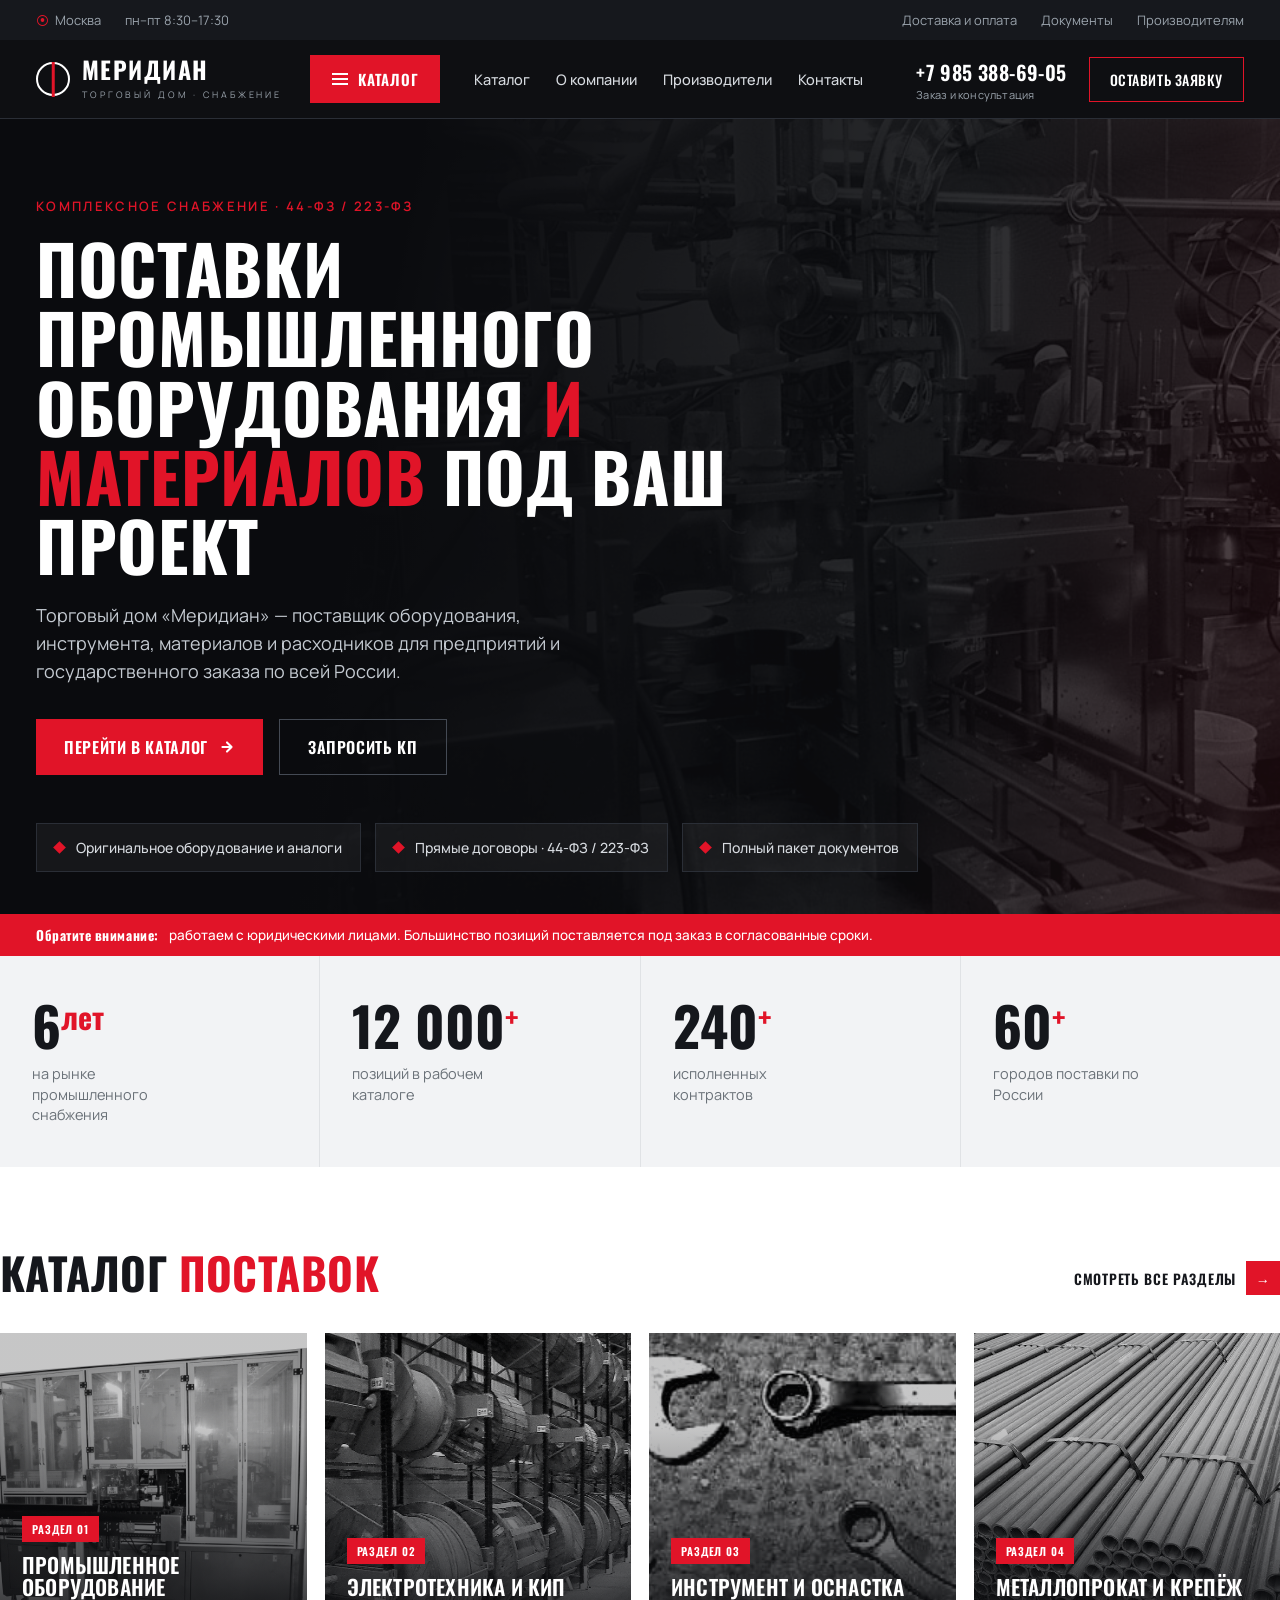
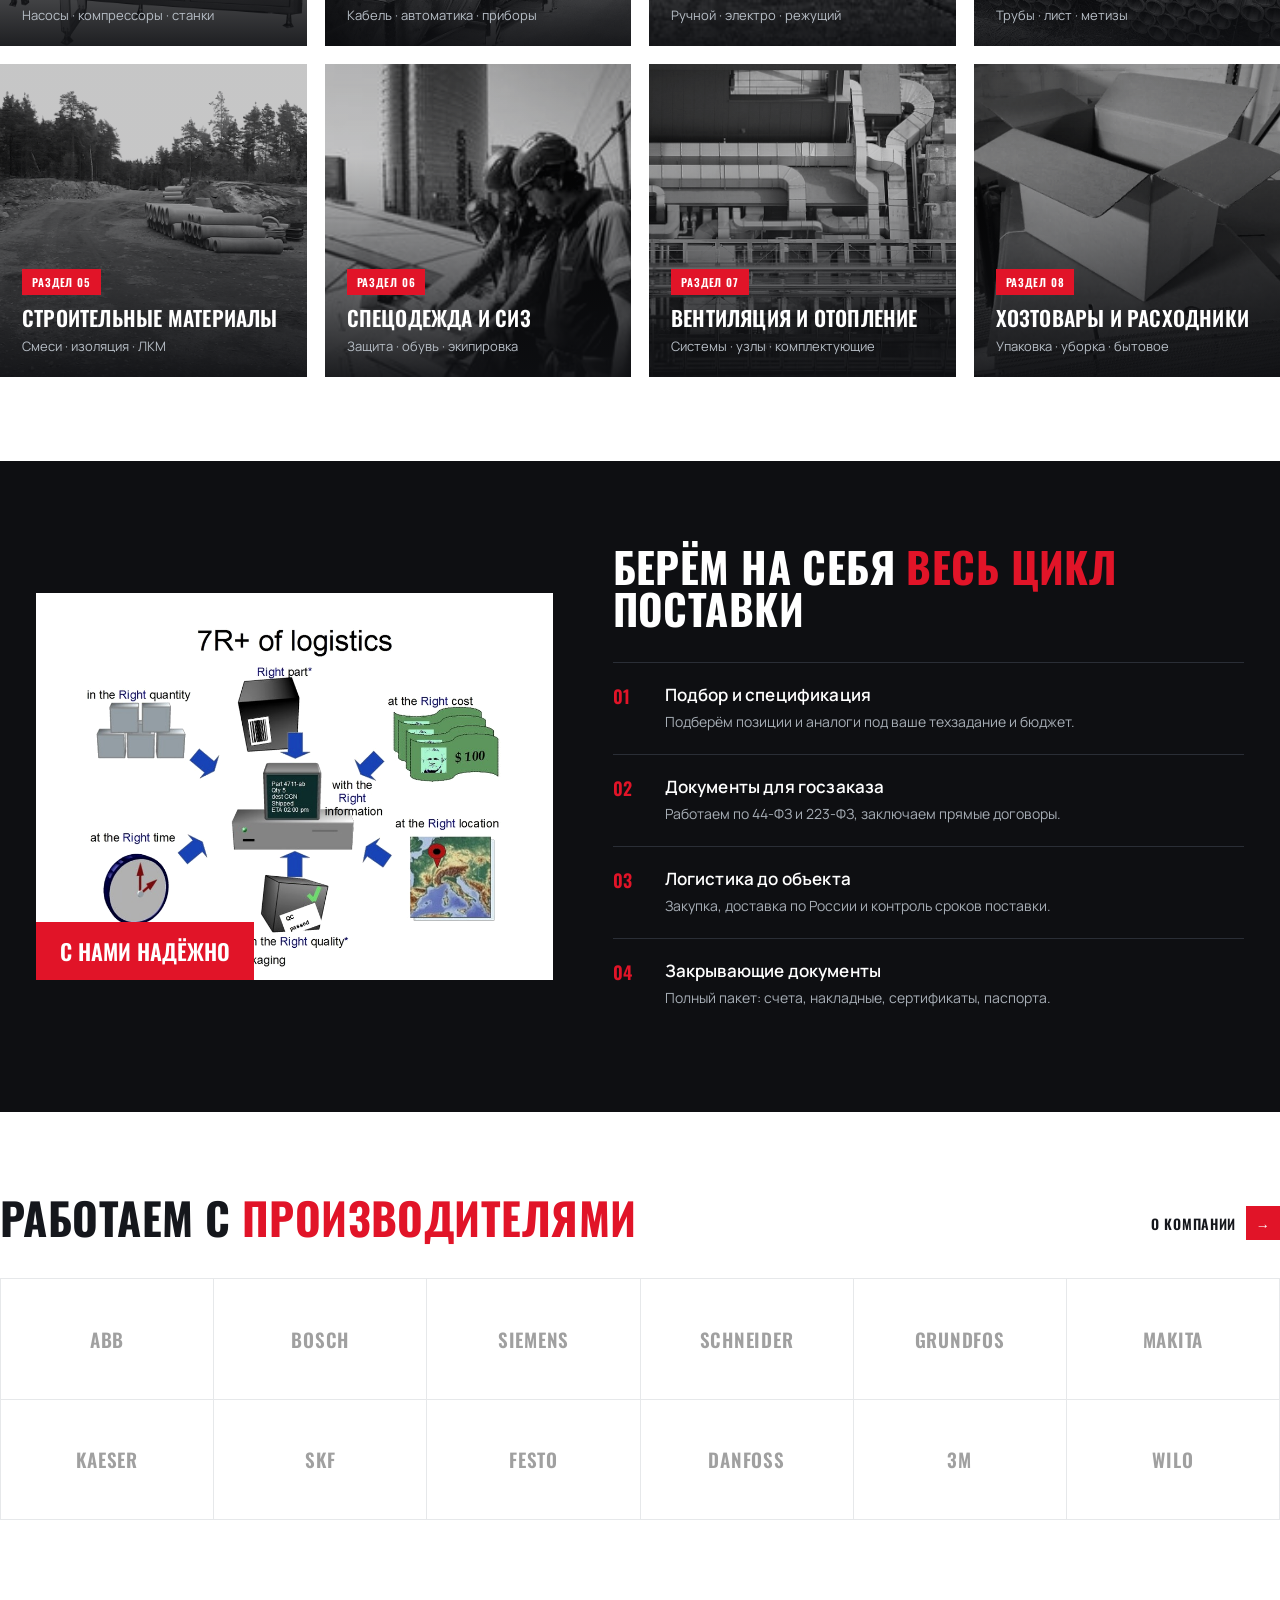
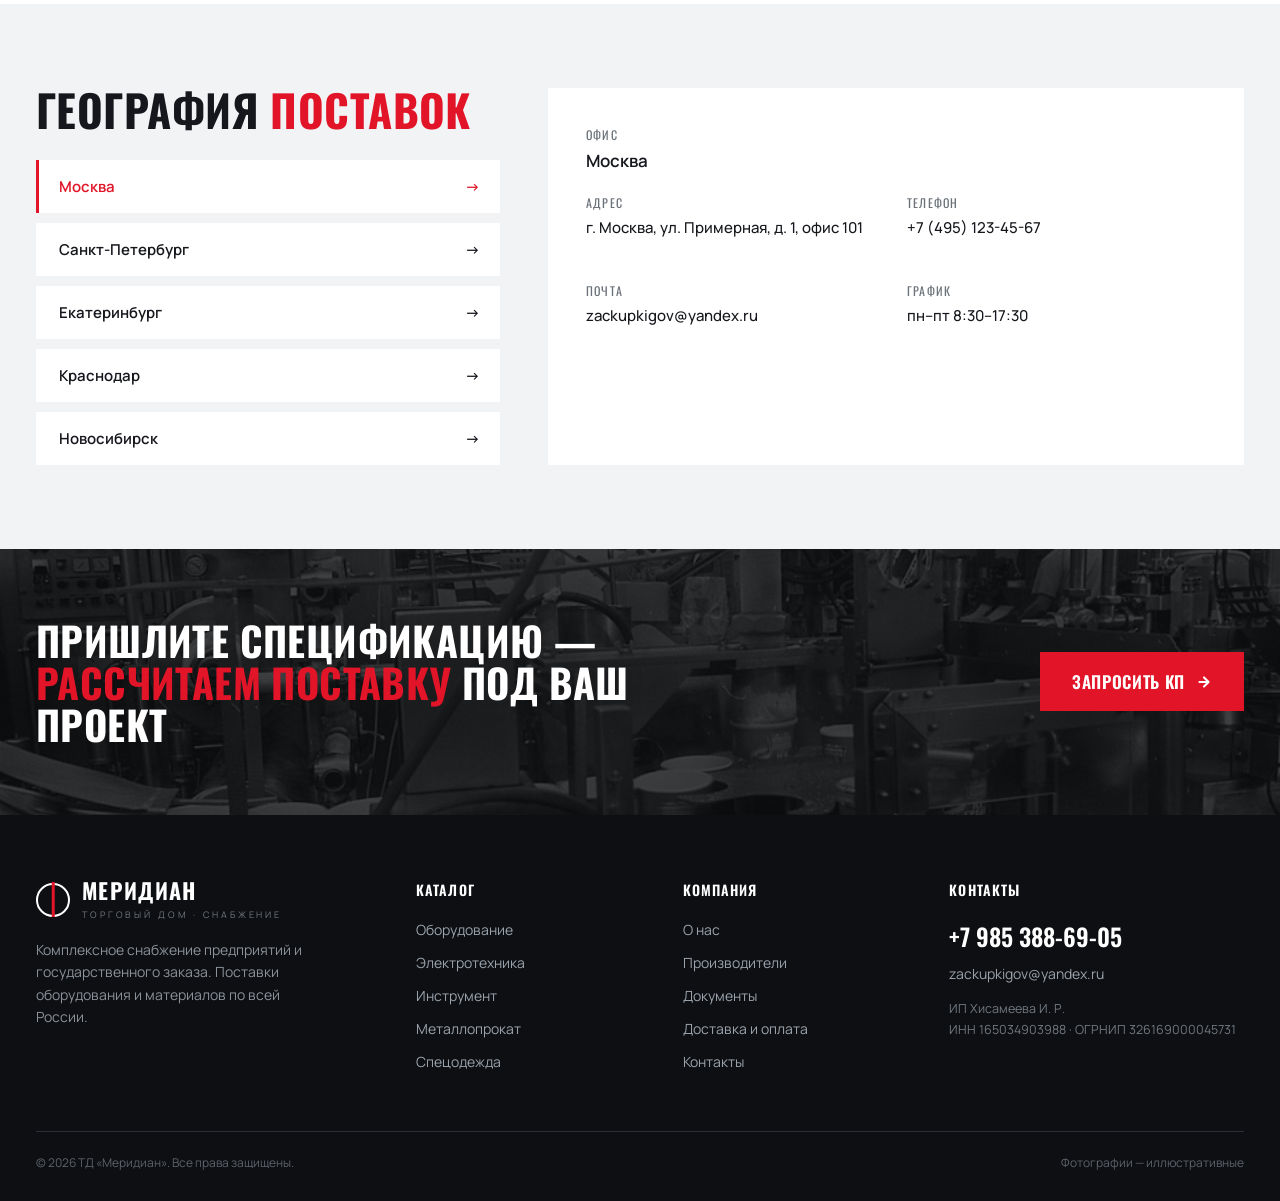
<file: index.html>
<!DOCTYPE html>
<html lang="ru">
<head>
<meta charset="UTF-8">
<meta name="viewport" content="width=device-width, initial-scale=1.0">
<title>ТД «Меридиан» — поставки промышленного оборудования и снабжение</title>
<meta name="description" content="Торговый дом «Меридиан» — комплексное снабжение предприятий и государственного заказа. Поставки оборудования, инструмента и материалов по всей России.">
<link rel="preconnect" href="https://fonts.googleapis.com">
<link rel="preconnect" href="https://fonts.gstatic.com" crossorigin>
<link href="https://fonts.googleapis.com/css2?family=Oswald:wght@500;600;700&family=Manrope:wght@400;500;600;700&display=swap" rel="stylesheet">
<script>document.documentElement.className+=" js";</script>
<link rel="stylesheet" href="assets/styles.css">
</head>
<body>

<div class="topbar"><div class="wrap">
  <div class="l"><span class="pin">Москва</span><span>пн–пт 8:30–17:30</span></div>
  <div class="r"><a href="contacts.html">Доставка и оплата</a><a href="contacts.html">Документы</a><a href="contacts.html">Производителям</a></div>
</div></div>

<header><div class="wrap hdr">
  <a class="logo" href="index.html"><span class="mark"></span><span><b>МЕРИДИАН</b><small>ТОРГОВЫЙ ДОМ · СНАБЖЕНИЕ</small></span></a>
  <a class="btn-cat" href="catalog.html"><span class="burger"><i></i><i></i><i></i></span>Каталог</a>
  <nav>
    <a href="catalog.html">Каталог</a>
    <a href="about.html">О компании</a>
    <a href="index.html#brands">Производители</a>
    <a href="contacts.html">Контакты</a>
  </nav>
  <div class="right">
    <div class="phone">+7 985 388-69-05<small>Заказ и консультация</small></div>
    <a class="btn-req" href="contacts.html">Оставить заявку</a>
    <button class="mob-toggle" aria-label="Меню"><i></i><i></i><i></i></button>
  </div>
</div>
<div class="mob-menu">
  <a href="catalog.html">Каталог</a><a href="about.html">О компании</a>
  <a href="index.html#brands">Производители</a><a href="contacts.html">Контакты</a>
</div></header>

<section class="hero">
  <div class="bg"></div>
  <div class="wrap">
    <div class="eyebrow">Комплексное снабжение · 44-ФЗ / 223-ФЗ</div>
    <h1>Поставки промышленного оборудования <span class="red">и материалов</span> под ваш проект</h1>
    <p class="sub">Торговый дом «Меридиан» — поставщик оборудования, инструмента, материалов и расходников для предприятий и государственного заказа по всей России.</p>
    <div class="hero-actions">
      <a class="h-btn primary" href="catalog.html">Перейти в каталог
        <svg class="arr-ico" viewBox="0 0 14 14" fill="none"><path d="M3 7h8M7 3l4 4-4 4" stroke="#fff" stroke-width="1.8" stroke-linecap="round" stroke-linejoin="round"/></svg></a>
      <a class="h-btn ghost" href="contacts.html">Запросить КП</a>
    </div>
    <div class="pills">
      <div class="pill"><span class="dot"></span>Оригинальное оборудование и аналоги</div>
      <div class="pill"><span class="dot"></span>Прямые договоры · 44-ФЗ / 223-ФЗ</div>
      <div class="pill"><span class="dot"></span>Полный пакет документов</div>
    </div>
  </div>
</section>
<div class="notice"><div class="wrap"><b>Обратите внимание:</b> работаем с юридическими лицами. Большинство позиций поставляется под заказ в согласованные сроки.</div></div>

<section class="stats"><div class="wrap">
  <div class="stat"><b>6<sup>лет</sup></b><span>на рынке промышленного снабжения</span></div>
  <div class="stat"><b>12 000<sup>+</sup></b><span>позиций в рабочем каталоге</span></div>
  <div class="stat"><b>240<sup>+</sup></b><span>исполненных контрактов</span></div>
  <div class="stat"><b>60<sup>+</sup></b><span>городов поставки по России</span></div>
</div></section>

<section class="section wrap" id="catalog">
  <div class="sec-top">
    <h2>Каталог <span class="red">поставок</span></h2>
    <a class="see-all" href="catalog.html">Смотреть все разделы <span class="sq">→</span></a>
  </div>
  <div class="cat-grid">
    <a class="cat reveal" href="catalog.html"><img src="assets/img/cat-equipment.jpg" alt=""><span class="go">↗</span><div class="body"><span class="lbl">Раздел 01</span><h3>Промышленное оборудование</h3><p>Насосы · компрессоры · станки</p></div></a>
    <a class="cat reveal" href="catalog.html"><img src="assets/img/cat-electro.jpg" alt=""><span class="go">↗</span><div class="body"><span class="lbl">Раздел 02</span><h3>Электротехника и КИП</h3><p>Кабель · автоматика · приборы</p></div></a>
    <a class="cat reveal" href="catalog.html"><img src="assets/img/cat-tools.jpg" alt=""><span class="go">↗</span><div class="body"><span class="lbl">Раздел 03</span><h3>Инструмент и оснастка</h3><p>Ручной · электро · режущий</p></div></a>
    <a class="cat reveal" href="catalog.html"><img src="assets/img/cat-metal.jpg" alt=""><span class="go">↗</span><div class="body"><span class="lbl">Раздел 04</span><h3>Металлопрокат и крепёж</h3><p>Трубы · лист · метизы</p></div></a>
    <a class="cat reveal" href="catalog.html"><img src="assets/img/cat-build.jpg" alt=""><span class="go">↗</span><div class="body"><span class="lbl">Раздел 05</span><h3>Строительные материалы</h3><p>Смеси · изоляция · ЛКМ</p></div></a>
    <a class="cat reveal" href="catalog.html"><img src="assets/img/cat-ppe.jpg" alt=""><span class="go">↗</span><div class="body"><span class="lbl">Раздел 06</span><h3>Спецодежда и СИЗ</h3><p>Защита · обувь · экипировка</p></div></a>
    <a class="cat reveal" href="catalog.html"><img src="assets/img/cat-vent.jpg" alt=""><span class="go">↗</span><div class="body"><span class="lbl">Раздел 07</span><h3>Вентиляция и отопление</h3><p>Системы · узлы · комплектующие</p></div></a>
    <a class="cat reveal" href="catalog.html"><img src="assets/img/cat-supply.jpg" alt=""><span class="go">↗</span><div class="body"><span class="lbl">Раздел 08</span><h3>Хозтовары и расходники</h3><p>Упаковка · уборка · бытовое</p></div></a>
  </div>
</section>

<section class="adv section">
  <div class="wrap">
    <div class="img reveal"><img src="assets/img/warehouse.jpg" alt=""><span class="tag">С нами надёжно</span></div>
    <div>
      <h2 class="reveal">Берём на себя <span class="red">весь цикл</span> поставки</h2>
      <div class="list">
        <div class="row reveal"><div class="n">01</div><div><h4>Подбор и спецификация</h4><p>Подберём позиции и аналоги под ваше техзадание и бюджет.</p></div></div>
        <div class="row reveal"><div class="n">02</div><div><h4>Документы для госзаказа</h4><p>Работаем по 44-ФЗ и 223-ФЗ, заключаем прямые договоры.</p></div></div>
        <div class="row reveal"><div class="n">03</div><div><h4>Логистика до объекта</h4><p>Закупка, доставка по России и контроль сроков поставки.</p></div></div>
        <div class="row reveal"><div class="n">04</div><div><h4>Закрывающие документы</h4><p>Полный пакет: счета, накладные, сертификаты, паспорта.</p></div></div>
      </div>
    </div>
  </div>
</section>

<section class="section wrap brands" id="brands">
  <div class="sec-top"><h2>Работаем с <span class="red">производителями</span></h2><a class="see-all" href="about.html">О компании <span class="sq">→</span></a></div>
  <div class="grid">
    <div class="brand">ABB</div><div class="brand">Bosch</div><div class="brand">Siemens</div>
    <div class="brand">Schneider</div><div class="brand">Grundfos</div><div class="brand">Makita</div>
    <div class="brand">KAESER</div><div class="brand">SKF</div><div class="brand">Festo</div>
    <div class="brand">Danfoss</div><div class="brand">3M</div><div class="brand">Wilo</div>
  </div>
</section>

<section class="geo section" id="geo">
  <div class="wrap">
    <div>
      <h2 style="font-size:clamp(30px,3.6vw,44px);font-weight:700;line-height:1;margin-bottom:28px">География <span class="red">поставок</span></h2>
      <div class="tabs">
        <div class="tab active" data-city="msk">Москва <span>→</span></div>
        <div class="tab" data-city="spb">Санкт-Петербург <span>→</span></div>
        <div class="tab" data-city="ekb">Екатеринбург <span>→</span></div>
        <div class="tab" data-city="krd">Краснодар <span>→</span></div>
        <div class="tab" data-city="nsk">Новосибирск <span>→</span></div>
      </div>
    </div>
    <div class="panel">
      <div class="label">Офис</div><div class="val" data-f="city">Москва</div>
      <div class="row2">
        <div><div class="label">Адрес</div><div class="val" style="font-size:15px;font-weight:500" data-f="addr">г. Москва, ул. Примерная, д. 1, офис 101</div></div>
        <div><div class="label">Телефон</div><div class="val" style="font-size:15px;font-weight:500" data-f="phone">+7 (495) 123-45-67</div></div>
        <div><div class="label">Почта</div><div class="val" style="font-size:15px;font-weight:500">zackupkigov@yandex.ru</div></div>
        <div><div class="label">График</div><div class="val" style="font-size:15px;font-weight:500">пн–пт 8:30–17:30</div></div>
      </div>
    </div>
  </div>
</section>

<section class="ctaband" id="contacts">
  <div class="bg"></div>
  <div class="wrap">
    <h2>Пришлите спецификацию — <span class="red">рассчитаем поставку</span> под ваш проект</h2>
    <a class="h-btn primary" href="contacts.html" style="font-size:17px;padding:17px 32px">Запросить КП
      <svg class="arr-ico" viewBox="0 0 14 14" fill="none"><path d="M3 7h8M7 3l4 4-4 4" stroke="#fff" stroke-width="1.8" stroke-linecap="round" stroke-linejoin="round"/></svg></a>
  </div>
</section>

<footer><div class="wrap">
  <div class="foot">
    <div>
      <div class="logo"><span class="mark"></span><span><b>МЕРИДИАН</b><small style="color:#717981">ТОРГОВЫЙ ДОМ · СНАБЖЕНИЕ</small></span></div>
      <p style="margin-top:18px;font-size:14px;line-height:1.6;max-width:280px;color:#8b929a">Комплексное снабжение предприятий и государственного заказа. Поставки оборудования и материалов по всей России.</p>
    </div>
    <div><h5>Каталог</h5><ul><li><a href="catalog.html">Оборудование</a></li><li><a href="catalog.html">Электротехника</a></li><li><a href="catalog.html">Инструмент</a></li><li><a href="catalog.html">Металлопрокат</a></li><li><a href="catalog.html">Спецодежда</a></li></ul></div>
    <div><h5>Компания</h5><ul><li><a href="about.html">О нас</a></li><li><a href="index.html#brands">Производители</a></li><li><a href="contacts.html">Документы</a></li><li><a href="contacts.html">Доставка и оплата</a></li><li><a href="contacts.html">Контакты</a></li></ul></div>
    <div>
      <h5>Контакты</h5>
      <div class="ph">+7 985 388-69-05</div>
      <p style="margin-top:8px"><a href="mailto:zackupkigov@yandex.ru">zackupkigov@yandex.ru</a></p>
      <p class="foot-req">ИП Хисамеева И. Р.<br>ИНН 165034903988 · ОГРНИП 326169000045731</p>
    </div>
  </div>
  <div class="foot-bottom"><span>© 2026 ТД «Меридиан». Все права защищены.</span><span>Фотографии — иллюстративные</span></div>
</div></footer>

<script src="assets/main.js"></script>
</body>
</html>
</file>
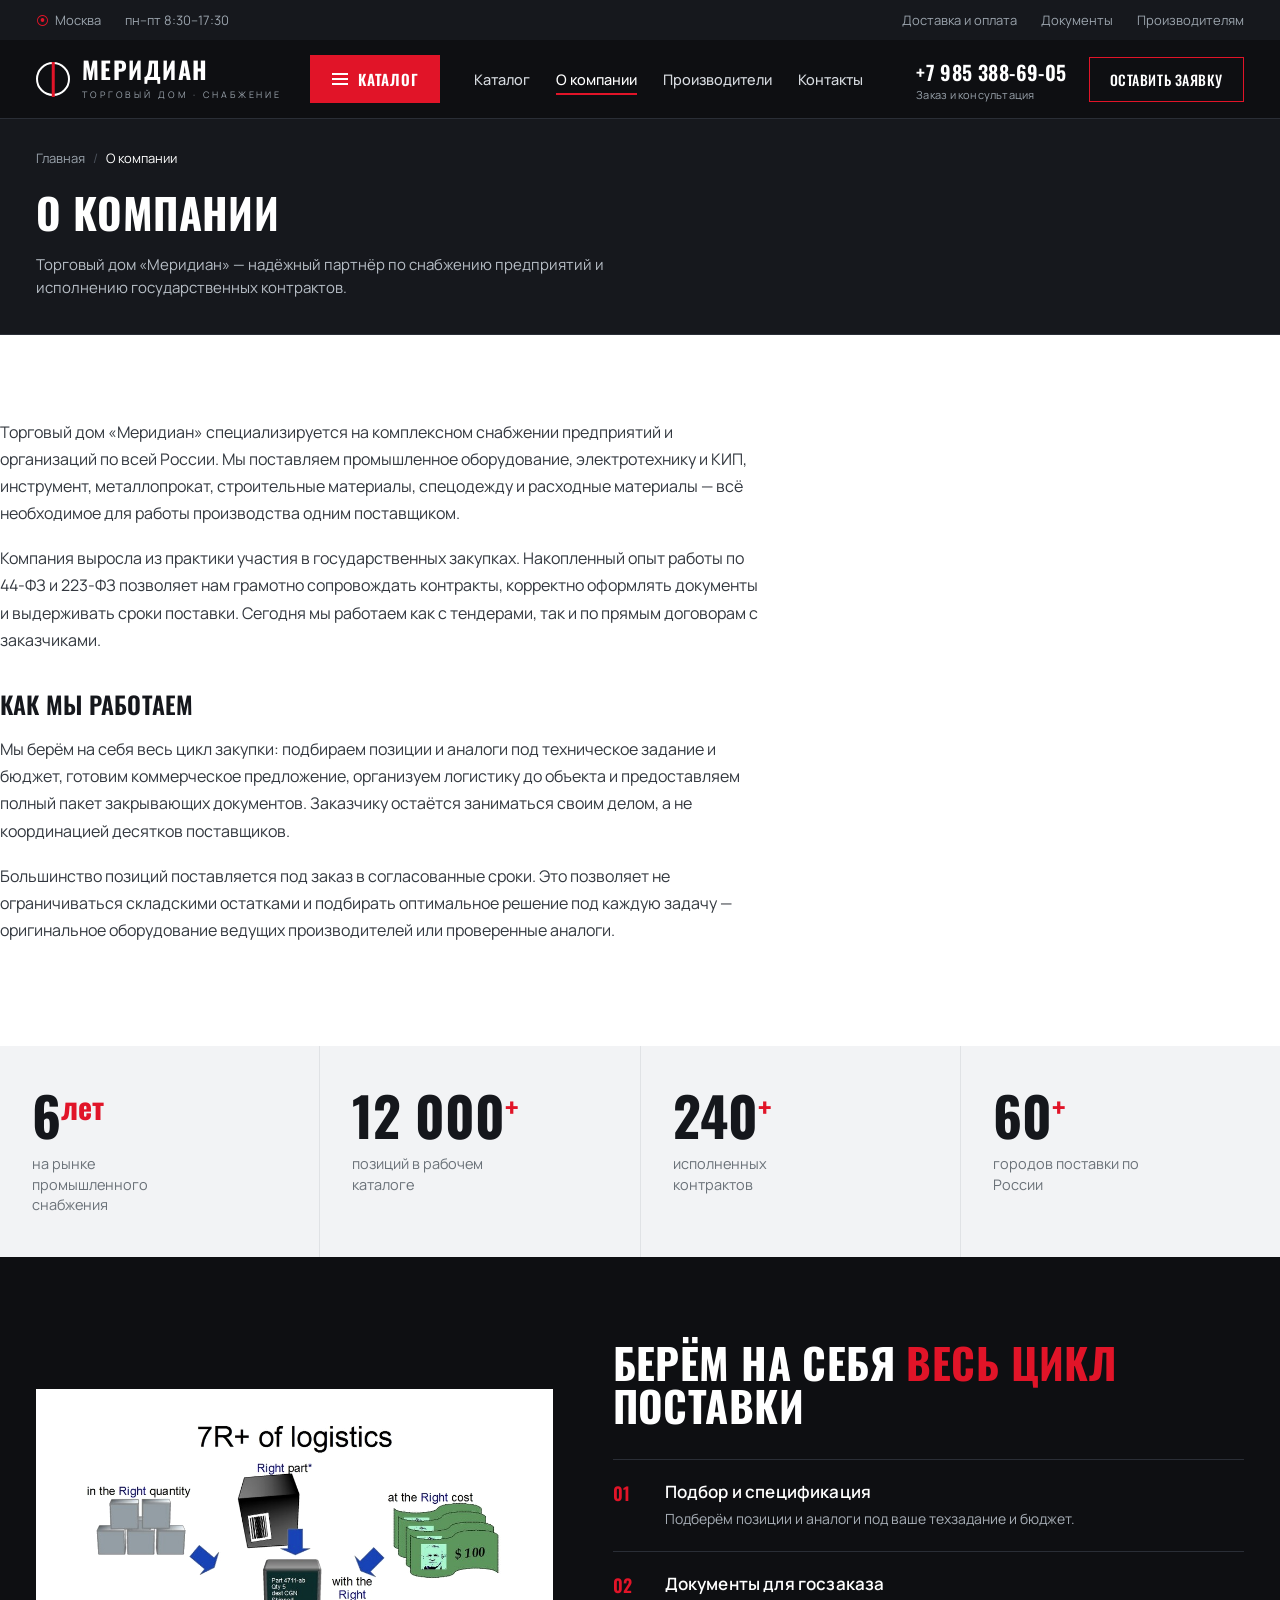
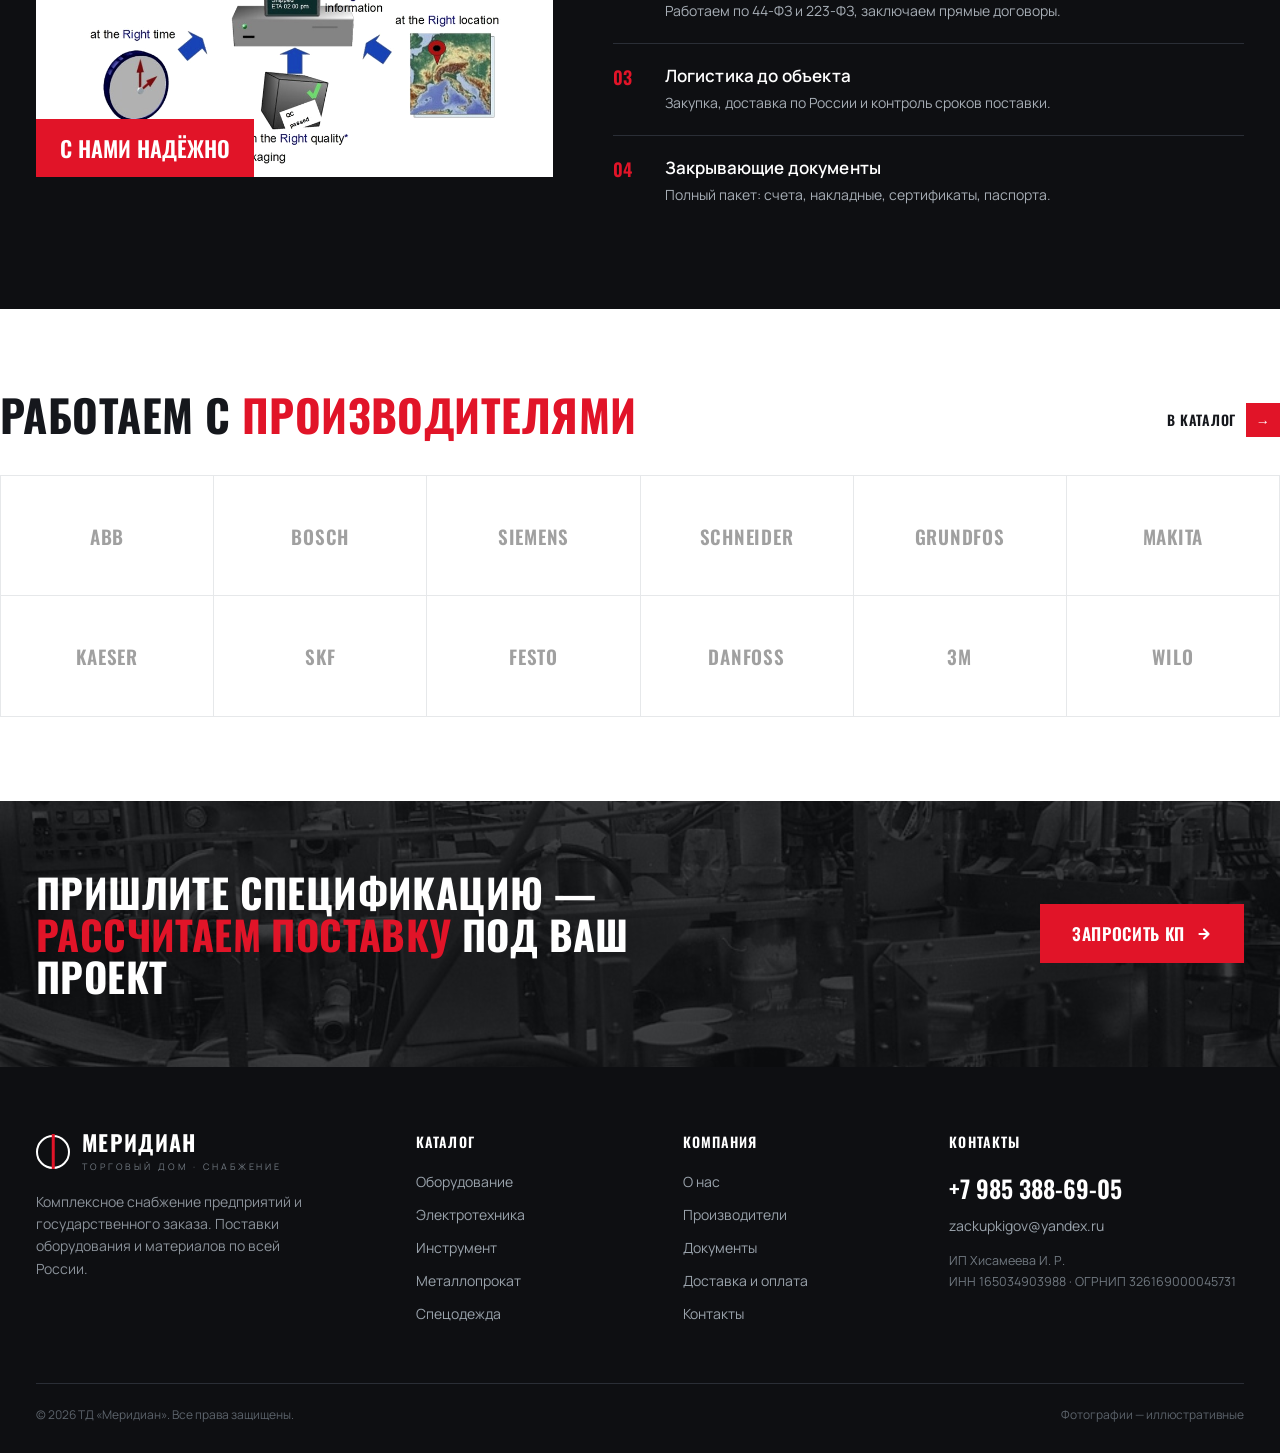
<file: about.html>
<!DOCTYPE html>
<html lang="ru">
<head>
<meta charset="UTF-8">
<meta name="viewport" content="width=device-width, initial-scale=1.0">
<title>О компании — ТД «Меридиан»</title>
<meta name="description" content="ТД «Меридиан» — комплексное снабжение предприятий и государственного заказа. О компании, опыт, преимущества.">
<link rel="preconnect" href="https://fonts.googleapis.com">
<link rel="preconnect" href="https://fonts.gstatic.com" crossorigin>
<link href="https://fonts.googleapis.com/css2?family=Oswald:wght@500;600;700&family=Manrope:wght@400;500;600;700&display=swap" rel="stylesheet">
<script>document.documentElement.className+=" js";</script>
<link rel="stylesheet" href="assets/styles.css">
</head>
<body>

<div class="topbar"><div class="wrap">
  <div class="l"><span class="pin">Москва</span><span>пн–пт 8:30–17:30</span></div>
  <div class="r"><a href="contacts.html">Доставка и оплата</a><a href="contacts.html">Документы</a><a href="contacts.html">Производителям</a></div>
</div></div>

<header><div class="wrap hdr">
  <a class="logo" href="index.html"><span class="mark"></span><span><b>МЕРИДИАН</b><small>ТОРГОВЫЙ ДОМ · СНАБЖЕНИЕ</small></span></a>
  <a class="btn-cat" href="catalog.html"><span class="burger"><i></i><i></i><i></i></span>Каталог</a>
  <nav>
    <a href="catalog.html">Каталог</a>
    <a href="about.html" class="active">О компании</a>
    <a href="index.html#brands">Производители</a>
    <a href="contacts.html">Контакты</a>
  </nav>
  <div class="right">
    <div class="phone">+7 985 388-69-05<small>Заказ и консультация</small></div>
    <a class="btn-req" href="contacts.html">Оставить заявку</a>
    <button class="mob-toggle" aria-label="Меню"><i></i><i></i><i></i></button>
  </div>
</div>
<div class="mob-menu">
  <a href="catalog.html">Каталог</a><a href="about.html">О компании</a>
  <a href="index.html#brands">Производители</a><a href="contacts.html">Контакты</a>
</div></header>

<section class="page-head"><div class="wrap">
  <div class="crumbs"><a href="index.html">Главная</a><span class="sep">/</span><span style="color:#fff">О компании</span></div>
  <h1>О компании</h1>
  <p>Торговый дом «Меридиан» — надёжный партнёр по снабжению предприятий и исполнению государственных контрактов.</p>
</div></section>

<section class="section wrap">
  <div class="prose">
    <p>Торговый дом «Меридиан» специализируется на комплексном снабжении предприятий и организаций по всей России. Мы поставляем промышленное оборудование, электротехнику и КИП, инструмент, металлопрокат, строительные материалы, спецодежду и расходные материалы — всё необходимое для работы производства одним поставщиком.</p>
    <p>Компания выросла из практики участия в государственных закупках. Накопленный опыт работы по 44-ФЗ и 223-ФЗ позволяет нам грамотно сопровождать контракты, корректно оформлять документы и выдерживать сроки поставки. Сегодня мы работаем как с тендерами, так и по прямым договорам с заказчиками.</p>
    <h3>Как мы работаем</h3>
    <p>Мы берём на себя весь цикл закупки: подбираем позиции и аналоги под техническое задание и бюджет, готовим коммерческое предложение, организуем логистику до объекта и предоставляем полный пакет закрывающих документов. Заказчику остаётся заниматься своим делом, а не координацией десятков поставщиков.</p>
    <p>Большинство позиций поставляется под заказ в согласованные сроки. Это позволяет не ограничиваться складскими остатками и подбирать оптимальное решение под каждую задачу — оригинальное оборудование ведущих производителей или проверенные аналоги.</p>
  </div>
</section>

<section class="stats"><div class="wrap">
  <div class="stat"><b>6<sup>лет</sup></b><span>на рынке промышленного снабжения</span></div>
  <div class="stat"><b>12 000<sup>+</sup></b><span>позиций в рабочем каталоге</span></div>
  <div class="stat"><b>240<sup>+</sup></b><span>исполненных контрактов</span></div>
  <div class="stat"><b>60<sup>+</sup></b><span>городов поставки по России</span></div>
</div></section>

<section class="adv section">
  <div class="wrap">
    <div class="img reveal"><img src="assets/img/warehouse.jpg" alt=""><span class="tag">С нами надёжно</span></div>
    <div>
      <h2 class="reveal">Берём на себя <span class="red">весь цикл</span> поставки</h2>
      <div class="list">
        <div class="row reveal"><div class="n">01</div><div><h4>Подбор и спецификация</h4><p>Подберём позиции и аналоги под ваше техзадание и бюджет.</p></div></div>
        <div class="row reveal"><div class="n">02</div><div><h4>Документы для госзаказа</h4><p>Работаем по 44-ФЗ и 223-ФЗ, заключаем прямые договоры.</p></div></div>
        <div class="row reveal"><div class="n">03</div><div><h4>Логистика до объекта</h4><p>Закупка, доставка по России и контроль сроков поставки.</p></div></div>
        <div class="row reveal"><div class="n">04</div><div><h4>Закрывающие документы</h4><p>Полный пакет: счета, накладные, сертификаты, паспорта.</p></div></div>
      </div>
    </div>
  </div>
</section>

<section class="section wrap brands" id="brands">
  <div class="sec-top"><h2>Работаем с <span class="red">производителями</span></h2><a class="see-all" href="catalog.html">В каталог <span class="sq">→</span></a></div>
  <div class="grid">
    <div class="brand">ABB</div><div class="brand">Bosch</div><div class="brand">Siemens</div>
    <div class="brand">Schneider</div><div class="brand">Grundfos</div><div class="brand">Makita</div>
    <div class="brand">KAESER</div><div class="brand">SKF</div><div class="brand">Festo</div>
    <div class="brand">Danfoss</div><div class="brand">3M</div><div class="brand">Wilo</div>
  </div>
</section>

<section class="ctaband">
  <div class="bg"></div>
  <div class="wrap">
    <h2>Пришлите спецификацию — <span class="red">рассчитаем поставку</span> под ваш проект</h2>
    <a class="h-btn primary" href="contacts.html" style="font-size:17px;padding:17px 32px">Запросить КП
      <svg class="arr-ico" viewBox="0 0 14 14" fill="none"><path d="M3 7h8M7 3l4 4-4 4" stroke="#fff" stroke-width="1.8" stroke-linecap="round" stroke-linejoin="round"/></svg></a>
  </div>
</section>

<footer><div class="wrap">
  <div class="foot">
    <div>
      <div class="logo"><span class="mark"></span><span><b>МЕРИДИАН</b><small style="color:#717981">ТОРГОВЫЙ ДОМ · СНАБЖЕНИЕ</small></span></div>
      <p style="margin-top:18px;font-size:14px;line-height:1.6;max-width:280px;color:#8b929a">Комплексное снабжение предприятий и государственного заказа. Поставки оборудования и материалов по всей России.</p>
    </div>
    <div><h5>Каталог</h5><ul><li><a href="catalog.html">Оборудование</a></li><li><a href="catalog.html">Электротехника</a></li><li><a href="catalog.html">Инструмент</a></li><li><a href="catalog.html">Металлопрокат</a></li><li><a href="catalog.html">Спецодежда</a></li></ul></div>
    <div><h5>Компания</h5><ul><li><a href="about.html">О нас</a></li><li><a href="index.html#brands">Производители</a></li><li><a href="contacts.html">Документы</a></li><li><a href="contacts.html">Доставка и оплата</a></li><li><a href="contacts.html">Контакты</a></li></ul></div>
    <div>
      <h5>Контакты</h5>
      <div class="ph">+7 985 388-69-05</div>
      <p style="margin-top:8px"><a href="mailto:zackupkigov@yandex.ru">zackupkigov@yandex.ru</a></p>
      <p class="foot-req">ИП Хисамеева И. Р.<br>ИНН 165034903988 · ОГРНИП 326169000045731</p>
    </div>
  </div>
  <div class="foot-bottom"><span>© 2026 ТД «Меридиан». Все права защищены.</span><span>Фотографии — иллюстративные</span></div>
</div></footer>

<script src="assets/main.js"></script>
</body>
</html>
</file>
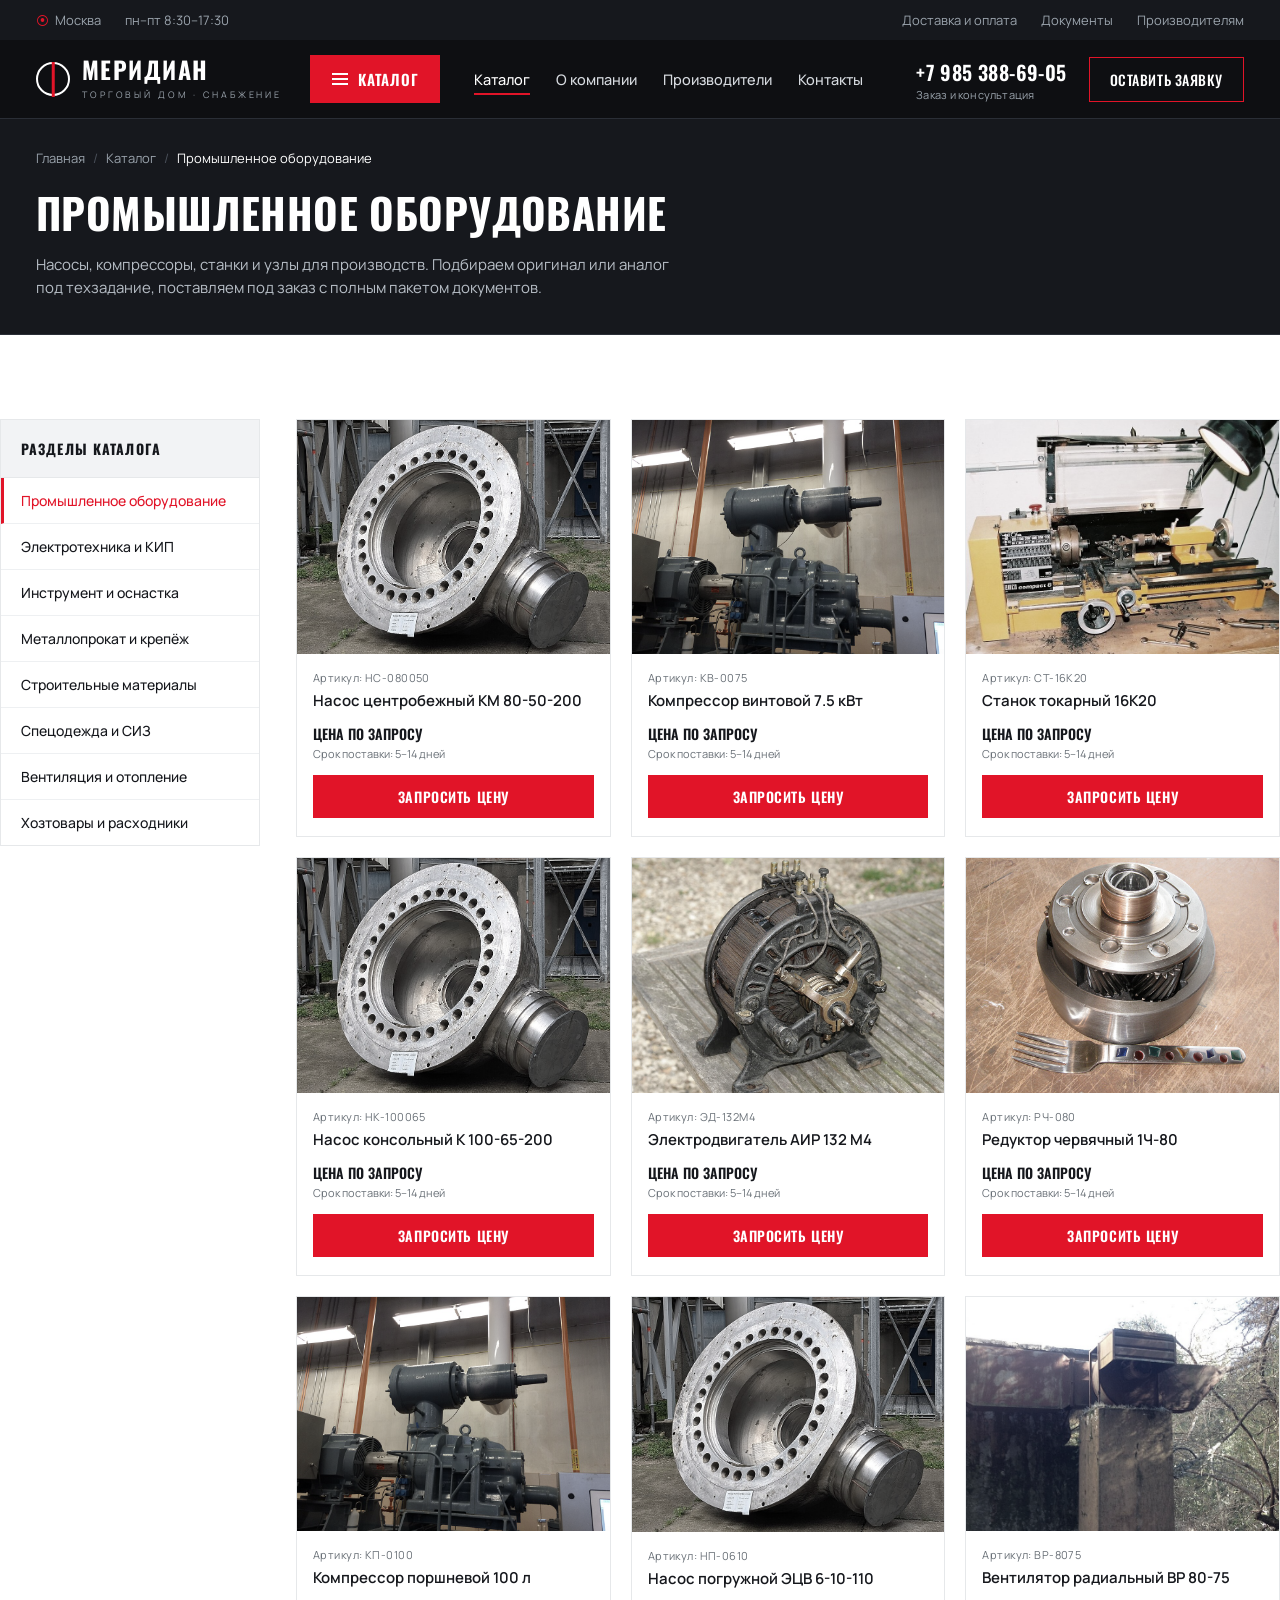
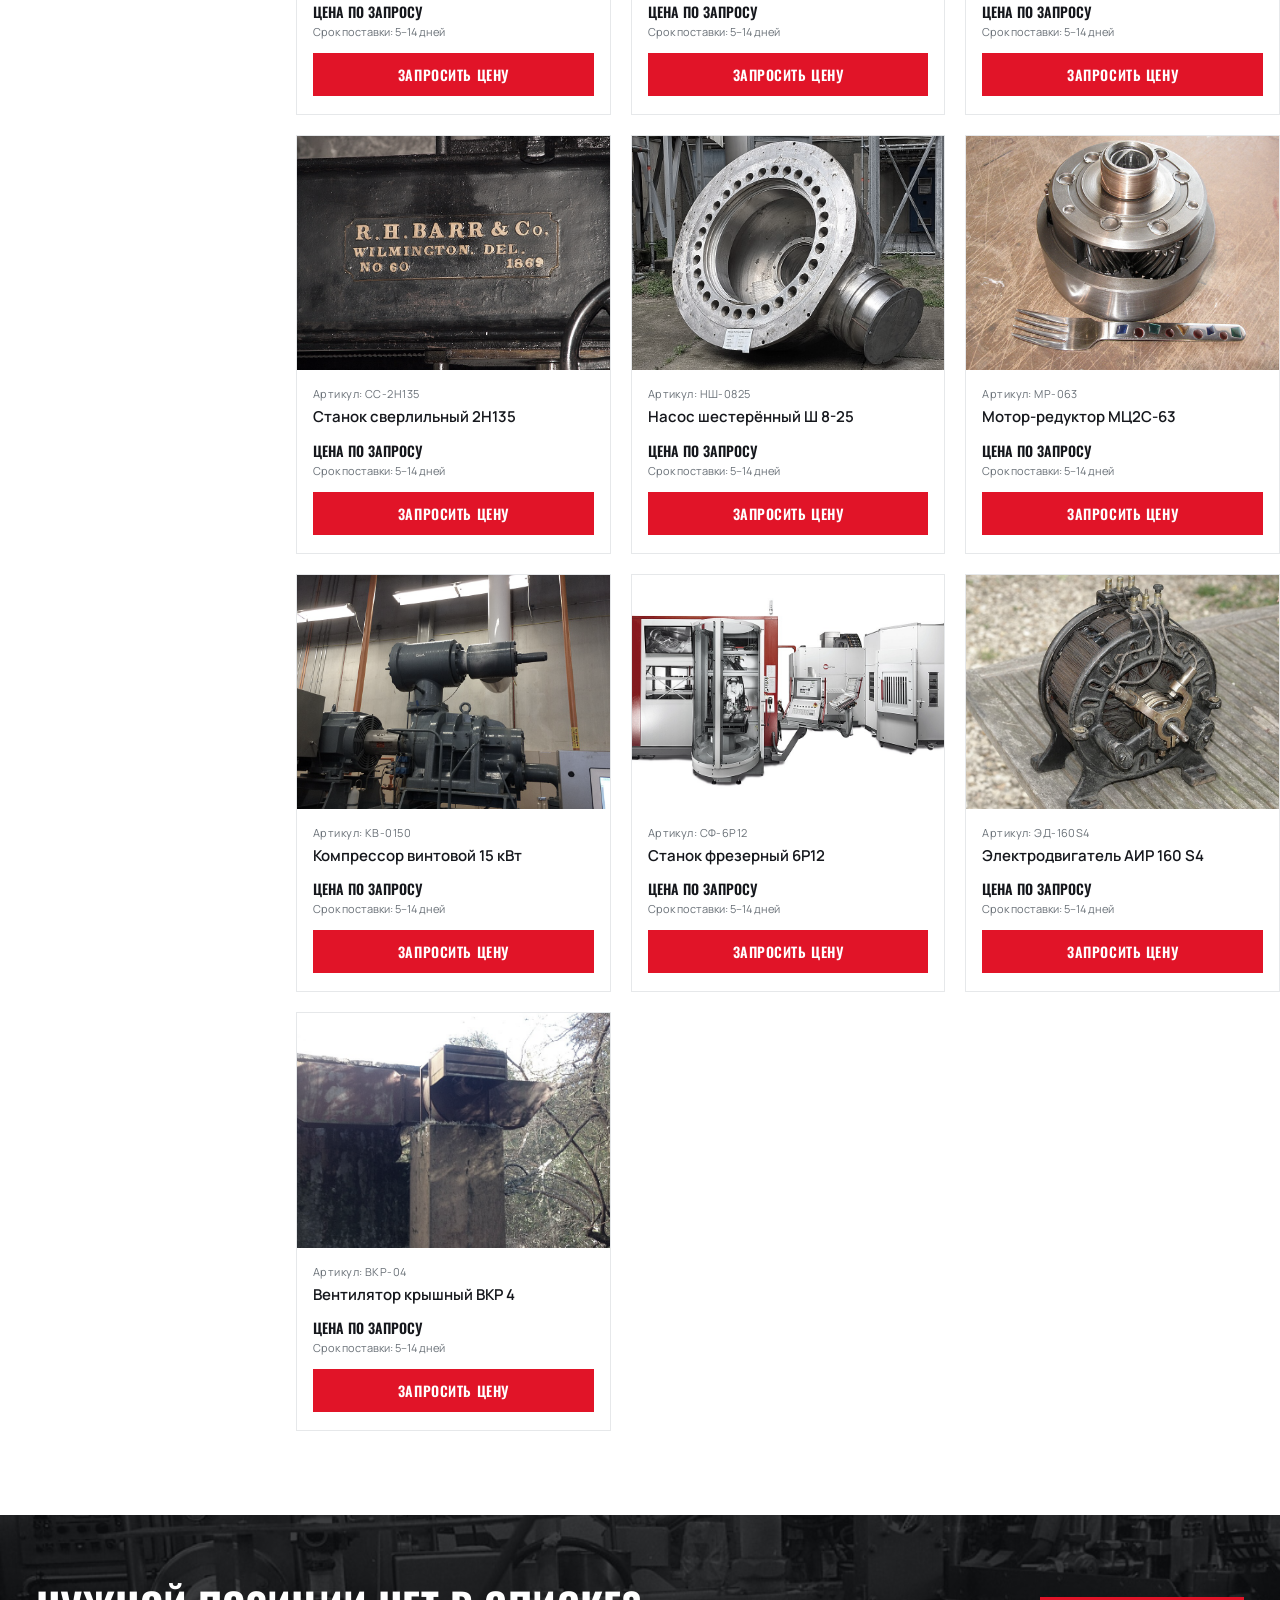
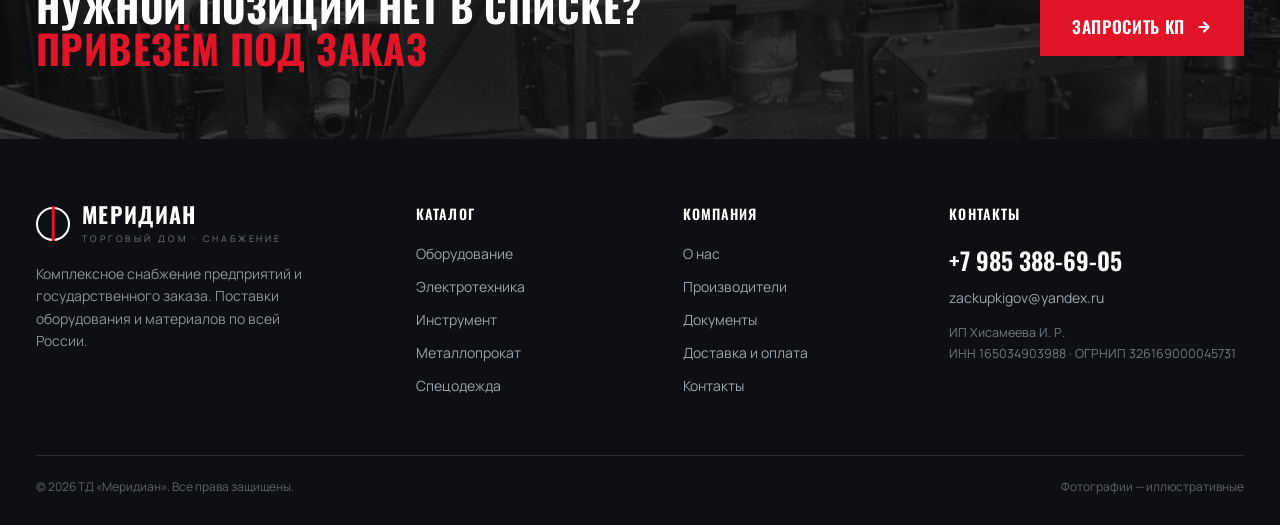
<file: catalog.html>
<!DOCTYPE html>
<html lang="ru">
<head>
<meta charset="UTF-8">
<meta name="viewport" content="width=device-width, initial-scale=1.0">
<title>Промышленное оборудование — каталог ТД «Меридиан»</title>
<meta name="description" content="Каталог промышленного оборудования: насосы, компрессоры, станки. Поставка под заказ по 44-ФЗ / 223-ФЗ.">
<link rel="preconnect" href="https://fonts.googleapis.com">
<link rel="preconnect" href="https://fonts.gstatic.com" crossorigin>
<link href="https://fonts.googleapis.com/css2?family=Oswald:wght@500;600;700&family=Manrope:wght@400;500;600;700&display=swap" rel="stylesheet">
<script>document.documentElement.className+=" js";</script>
<link rel="stylesheet" href="assets/styles.css">
</head>
<body>

<div class="topbar"><div class="wrap">
  <div class="l"><span class="pin">Москва</span><span>пн–пт 8:30–17:30</span></div>
  <div class="r"><a href="contacts.html">Доставка и оплата</a><a href="contacts.html">Документы</a><a href="contacts.html">Производителям</a></div>
</div></div>

<header><div class="wrap hdr">
  <a class="logo" href="index.html"><span class="mark"></span><span><b>МЕРИДИАН</b><small>ТОРГОВЫЙ ДОМ · СНАБЖЕНИЕ</small></span></a>
  <a class="btn-cat" href="catalog.html"><span class="burger"><i></i><i></i><i></i></span>Каталог</a>
  <nav>
    <a href="catalog.html" class="active">Каталог</a>
    <a href="about.html">О компании</a>
    <a href="index.html#brands">Производители</a>
    <a href="contacts.html">Контакты</a>
  </nav>
  <div class="right">
    <div class="phone">+7 985 388-69-05<small>Заказ и консультация</small></div>
    <a class="btn-req" href="contacts.html">Оставить заявку</a>
    <button class="mob-toggle" aria-label="Меню"><i></i><i></i><i></i></button>
  </div>
</div>
<div class="mob-menu">
  <a href="catalog.html">Каталог</a><a href="about.html">О компании</a>
  <a href="index.html#brands">Производители</a><a href="contacts.html">Контакты</a>
</div></header>

<section class="page-head"><div class="wrap">
  <div class="crumbs"><a href="index.html">Главная</a><span class="sep">/</span><a href="catalog.html">Каталог</a><span class="sep">/</span><span style="color:#fff">Промышленное оборудование</span></div>
  <h1>Промышленное оборудование</h1>
  <p>Насосы, компрессоры, станки и узлы для производств. Подбираем оригинал или аналог под техзадание, поставляем под заказ с полным пакетом документов.</p>
</div></section>

<section class="section wrap">
  <div class="catalog">
    <aside class="side">
      <h5>Разделы каталога</h5>
      <a href="catalog.html" class="active">Промышленное оборудование</a>
      <a href="catalog.html">Электротехника и КИП</a>
      <a href="catalog.html">Инструмент и оснастка</a>
      <a href="catalog.html">Металлопрокат и крепёж</a>
      <a href="catalog.html">Строительные материалы</a>
      <a href="catalog.html">Спецодежда и СИЗ</a>
      <a href="catalog.html">Вентиляция и отопление</a>
      <a href="catalog.html">Хозтовары и расходники</a>
    </aside>
    <div>
      <div class="prod-grid" id="prodGrid"></div>
    </div>
  </div>
</section>

<section class="ctaband">
  <div class="bg"></div>
  <div class="wrap">
    <h2>Нужной позиции нет в списке? <span class="red">Привезём под заказ</span></h2>
    <a class="h-btn primary" href="contacts.html" style="font-size:17px;padding:17px 32px">Запросить КП
      <svg class="arr-ico" viewBox="0 0 14 14" fill="none"><path d="M3 7h8M7 3l4 4-4 4" stroke="#fff" stroke-width="1.8" stroke-linecap="round" stroke-linejoin="round"/></svg></a>
  </div>
</section>

<footer><div class="wrap">
  <div class="foot">
    <div>
      <div class="logo"><span class="mark"></span><span><b>МЕРИДИАН</b><small style="color:#717981">ТОРГОВЫЙ ДОМ · СНАБЖЕНИЕ</small></span></div>
      <p style="margin-top:18px;font-size:14px;line-height:1.6;max-width:280px;color:#8b929a">Комплексное снабжение предприятий и государственного заказа. Поставки оборудования и материалов по всей России.</p>
    </div>
    <div><h5>Каталог</h5><ul><li><a href="catalog.html">Оборудование</a></li><li><a href="catalog.html">Электротехника</a></li><li><a href="catalog.html">Инструмент</a></li><li><a href="catalog.html">Металлопрокат</a></li><li><a href="catalog.html">Спецодежда</a></li></ul></div>
    <div><h5>Компания</h5><ul><li><a href="about.html">О нас</a></li><li><a href="index.html#brands">Производители</a></li><li><a href="contacts.html">Документы</a></li><li><a href="contacts.html">Доставка и оплата</a></li><li><a href="contacts.html">Контакты</a></li></ul></div>
    <div>
      <h5>Контакты</h5>
      <div class="ph">+7 985 388-69-05</div>
      <p style="margin-top:8px"><a href="mailto:zackupkigov@yandex.ru">zackupkigov@yandex.ru</a></p>
      <p class="foot-req">ИП Хисамеева И. Р.<br>ИНН 165034903988 · ОГРНИП 326169000045731</p>
    </div>
  </div>
  <div class="foot-bottom"><span>© 2026 ТД «Меридиан». Все права защищены.</span><span>Фотографии — иллюстративные</span></div>
</div></footer>

<script>
  // Демо-номенклатура раздела «Промышленное оборудование».
  // Третье поле — тип, по нему берётся локальное фото assets/img/<тип>.jpg
  const products = [
    ['Насос центробежный КМ 80-50-200','НС-080050','pump'],
    ['Компрессор винтовой 7.5 кВт','КВ-0075','compressor'],
    ['Станок токарный 16К20','СТ-16К20','lathe'],
    ['Насос консольный К 100-65-200','НК-100065','pump'],
    ['Электродвигатель АИР 132 M4','ЭД-132М4','motor'],
    ['Редуктор червячный 1Ч-80','РЧ-080','gearbox'],
    ['Компрессор поршневой 100 л','КП-0100','compressor'],
    ['Насос погружной ЭЦВ 6-10-110','НП-0610','pump'],
    ['Вентилятор радиальный ВР 80-75','ВР-8075','fan'],
    ['Станок сверлильный 2Н135','СС-2Н135','drill'],
    ['Насос шестерённый Ш 8-25','НШ-0825','pump'],
    ['Мотор-редуктор МЦ2С-63','МР-063','gearbox'],
    ['Компрессор винтовой 15 кВт','КВ-0150','compressor'],
    ['Станок фрезерный 6Р12','СФ-6Р12','mill'],
    ['Электродвигатель АИР 160 S4','ЭД-160S4','motor'],
    ['Вентилятор крышный ВКР 4','ВКР-04','fan'],
  ];
  const grid = document.getElementById('prodGrid');
  grid.innerHTML = products.map((p) => `
    <a class="prod reveal" href="product.html">
      <div class="ph"><span class="stk">Под заказ</span><img loading="lazy" src="assets/img/${p[2]}.jpg" alt="${p[0]}"></div>
      <div class="body">
        <div class="art">Артикул: ${p[1]}</div>
        <h3>${p[0]}</h3>
        <div class="price">Цена по запросу<span>Срок поставки: 5–14 дней</span></div>
        <button class="h-btn primary req" data-req>Запросить цену</button>
      </div>
    </a>`).join('');
</script>
<script src="assets/main.js"></script>
</body>
</html>
</file>
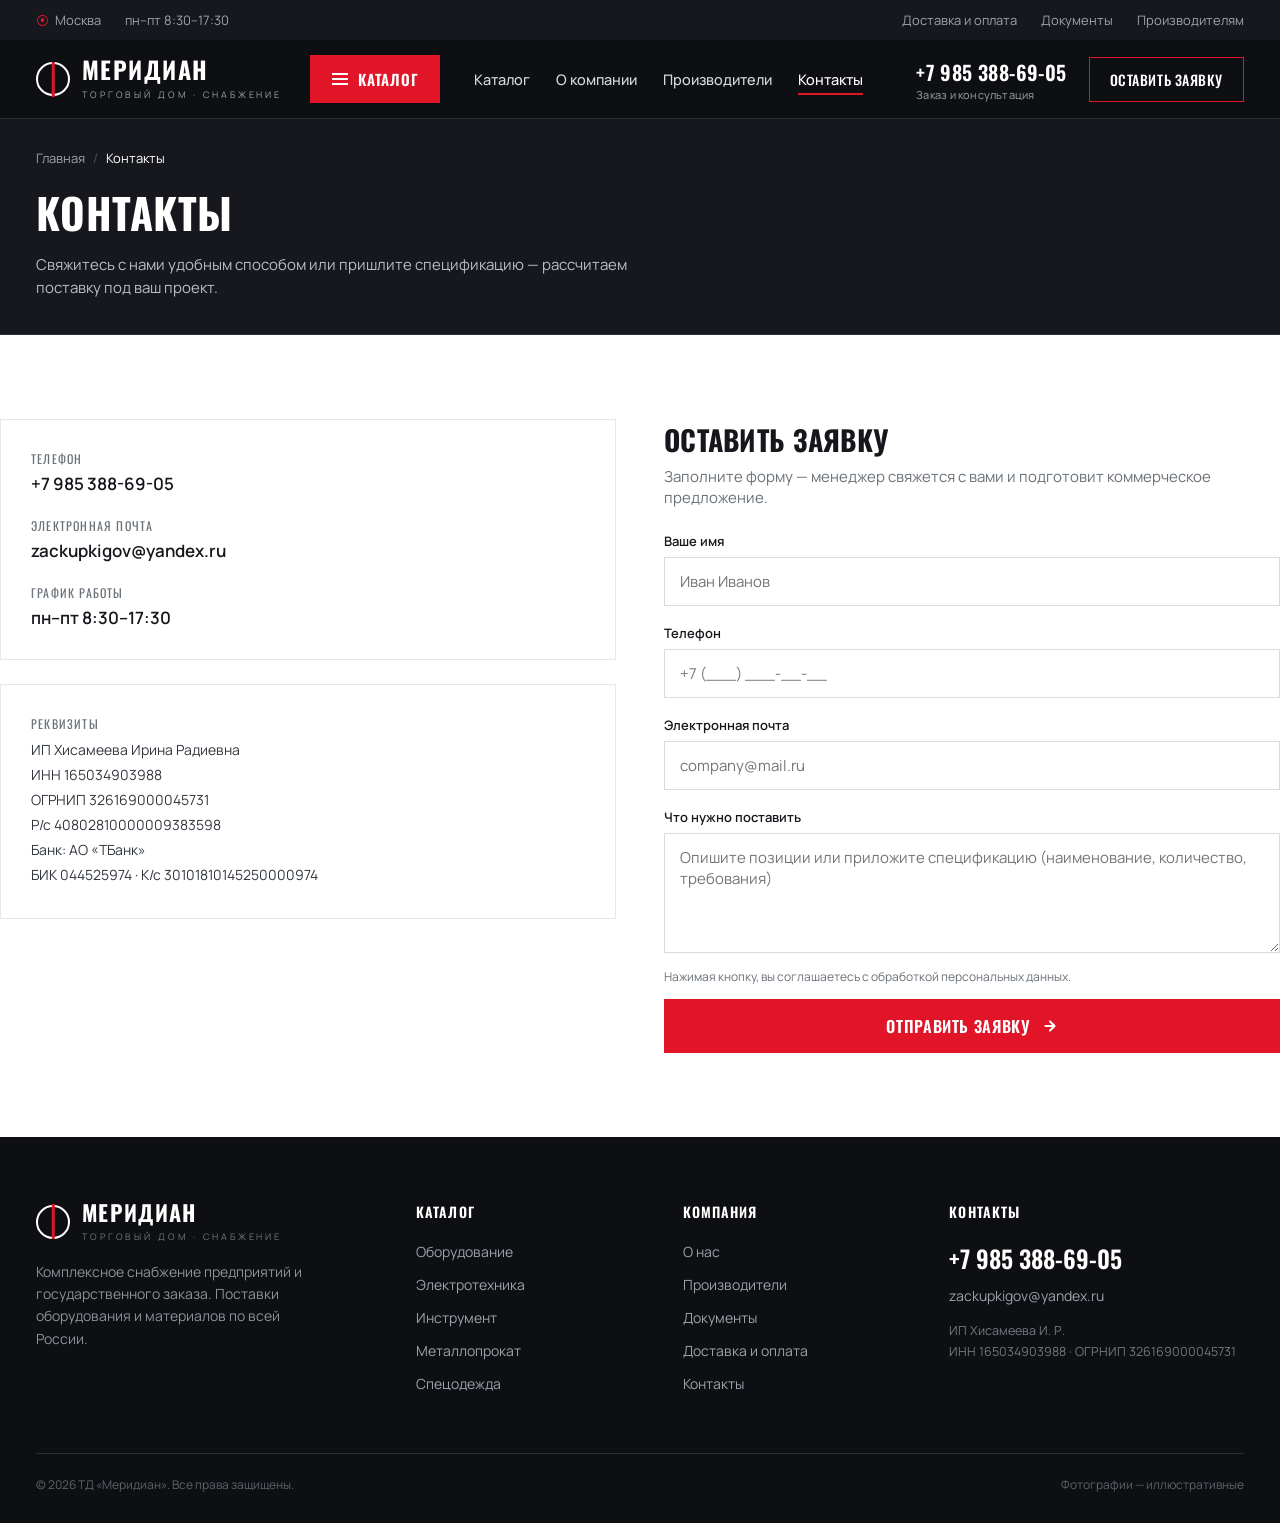
<file: contacts.html>
<!DOCTYPE html>
<html lang="ru">
<head>
<meta charset="UTF-8">
<meta name="viewport" content="width=device-width, initial-scale=1.0">
<title>Контакты — ТД «Меридиан»</title>
<meta name="description" content="Контакты ТД «Меридиан»: телефон, почта, реквизиты, форма заявки.">
<link rel="preconnect" href="https://fonts.googleapis.com">
<link rel="preconnect" href="https://fonts.gstatic.com" crossorigin>
<link href="https://fonts.googleapis.com/css2?family=Oswald:wght@500;600;700&family=Manrope:wght@400;500;600;700&display=swap" rel="stylesheet">
<script>document.documentElement.className+=" js";</script>
<link rel="stylesheet" href="assets/styles.css">
</head>
<body>

<div class="topbar"><div class="wrap">
  <div class="l"><span class="pin">Москва</span><span>пн–пт 8:30–17:30</span></div>
  <div class="r"><a href="contacts.html">Доставка и оплата</a><a href="contacts.html">Документы</a><a href="contacts.html">Производителям</a></div>
</div></div>

<header><div class="wrap hdr">
  <a class="logo" href="index.html"><span class="mark"></span><span><b>МЕРИДИАН</b><small>ТОРГОВЫЙ ДОМ · СНАБЖЕНИЕ</small></span></a>
  <a class="btn-cat" href="catalog.html"><span class="burger"><i></i><i></i><i></i></span>Каталог</a>
  <nav>
    <a href="catalog.html">Каталог</a>
    <a href="about.html">О компании</a>
    <a href="index.html#brands">Производители</a>
    <a href="contacts.html" class="active">Контакты</a>
  </nav>
  <div class="right">
    <div class="phone">+7 985 388-69-05<small>Заказ и консультация</small></div>
    <a class="btn-req" href="#form">Оставить заявку</a>
    <button class="mob-toggle" aria-label="Меню"><i></i><i></i><i></i></button>
  </div>
</div>
<div class="mob-menu">
  <a href="catalog.html">Каталог</a><a href="about.html">О компании</a>
  <a href="index.html#brands">Производители</a><a href="contacts.html">Контакты</a>
</div></header>

<section class="page-head"><div class="wrap">
  <div class="crumbs"><a href="index.html">Главная</a><span class="sep">/</span><span style="color:#fff">Контакты</span></div>
  <h1>Контакты</h1>
  <p>Свяжитесь с нами удобным способом или пришлите спецификацию — рассчитаем поставку под ваш проект.</p>
</div></section>

<section class="section wrap">
  <div class="contacts-grid">
    <div>
      <div class="contact-card">
        <div class="label">Телефон</div><div class="val"><a href="tel:+79853886905">+7 985 388-69-05</a></div>
        <div class="label">Электронная почта</div><div class="val"><a href="mailto:zackupkigov@yandex.ru">zackupkigov@yandex.ru</a></div>
        <div class="label">График работы</div><div class="val" style="margin-bottom:0">пн–пт 8:30–17:30</div>
      </div>
      <div class="contact-card" style="margin-top:24px">
        <div class="label">Реквизиты</div>
        <div style="font-size:14px;line-height:1.8;color:#33383f">
          ИП Хисамеева Ирина Радиевна<br>
          ИНН 165034903988<br>
          ОГРНИП 326169000045731<br>
          Р/с 40802810000009383598<br>
          Банк: АО «ТБанк»<br>
          БИК 044525974 · К/с 30101810145250000974
        </div>
      </div>
    </div>

    <div id="form">
      <h2 style="font-size:28px;font-weight:700;margin-bottom:6px">Оставить заявку</h2>
      <p style="color:var(--muted);margin-bottom:24px;font-size:15px">Заполните форму — менеджер свяжется с вами и подготовит коммерческое предложение.</p>
      <form class="form" data-demo-form>
        <label>Ваше имя</label>
        <input type="text" placeholder="Иван Иванов" required>
        <label>Телефон</label>
        <input type="tel" placeholder="+7 (___) ___-__-__" required>
        <label>Электронная почта</label>
        <input type="email" placeholder="company@mail.ru">
        <label>Что нужно поставить</label>
        <textarea placeholder="Опишите позиции или приложите спецификацию (наименование, количество, требования)"></textarea>
        <p class="form-note">Нажимая кнопку, вы соглашаетесь с обработкой персональных данных.</p>
        <button class="h-btn primary" type="submit" style="width:100%;justify-content:center;font-size:16px;padding:15px">Отправить заявку
          <svg class="arr-ico" viewBox="0 0 14 14" fill="none"><path d="M3 7h8M7 3l4 4-4 4" stroke="#fff" stroke-width="1.8" stroke-linecap="round" stroke-linejoin="round"/></svg></button>
      </form>
    </div>
  </div>
</section>

<footer><div class="wrap">
  <div class="foot">
    <div>
      <div class="logo"><span class="mark"></span><span><b>МЕРИДИАН</b><small style="color:#717981">ТОРГОВЫЙ ДОМ · СНАБЖЕНИЕ</small></span></div>
      <p style="margin-top:18px;font-size:14px;line-height:1.6;max-width:280px;color:#8b929a">Комплексное снабжение предприятий и государственного заказа. Поставки оборудования и материалов по всей России.</p>
    </div>
    <div><h5>Каталог</h5><ul><li><a href="catalog.html">Оборудование</a></li><li><a href="catalog.html">Электротехника</a></li><li><a href="catalog.html">Инструмент</a></li><li><a href="catalog.html">Металлопрокат</a></li><li><a href="catalog.html">Спецодежда</a></li></ul></div>
    <div><h5>Компания</h5><ul><li><a href="about.html">О нас</a></li><li><a href="index.html#brands">Производители</a></li><li><a href="contacts.html">Документы</a></li><li><a href="contacts.html">Доставка и оплата</a></li><li><a href="contacts.html">Контакты</a></li></ul></div>
    <div>
      <h5>Контакты</h5>
      <div class="ph">+7 985 388-69-05</div>
      <p style="margin-top:8px"><a href="mailto:zackupkigov@yandex.ru">zackupkigov@yandex.ru</a></p>
      <p class="foot-req">ИП Хисамеева И. Р.<br>ИНН 165034903988 · ОГРНИП 326169000045731</p>
    </div>
  </div>
  <div class="foot-bottom"><span>© 2026 ТД «Меридиан». Все права защищены.</span><span>Фотографии — иллюстративные</span></div>
</div></footer>

<script src="assets/main.js"></script>
</body>
</html>
</file>
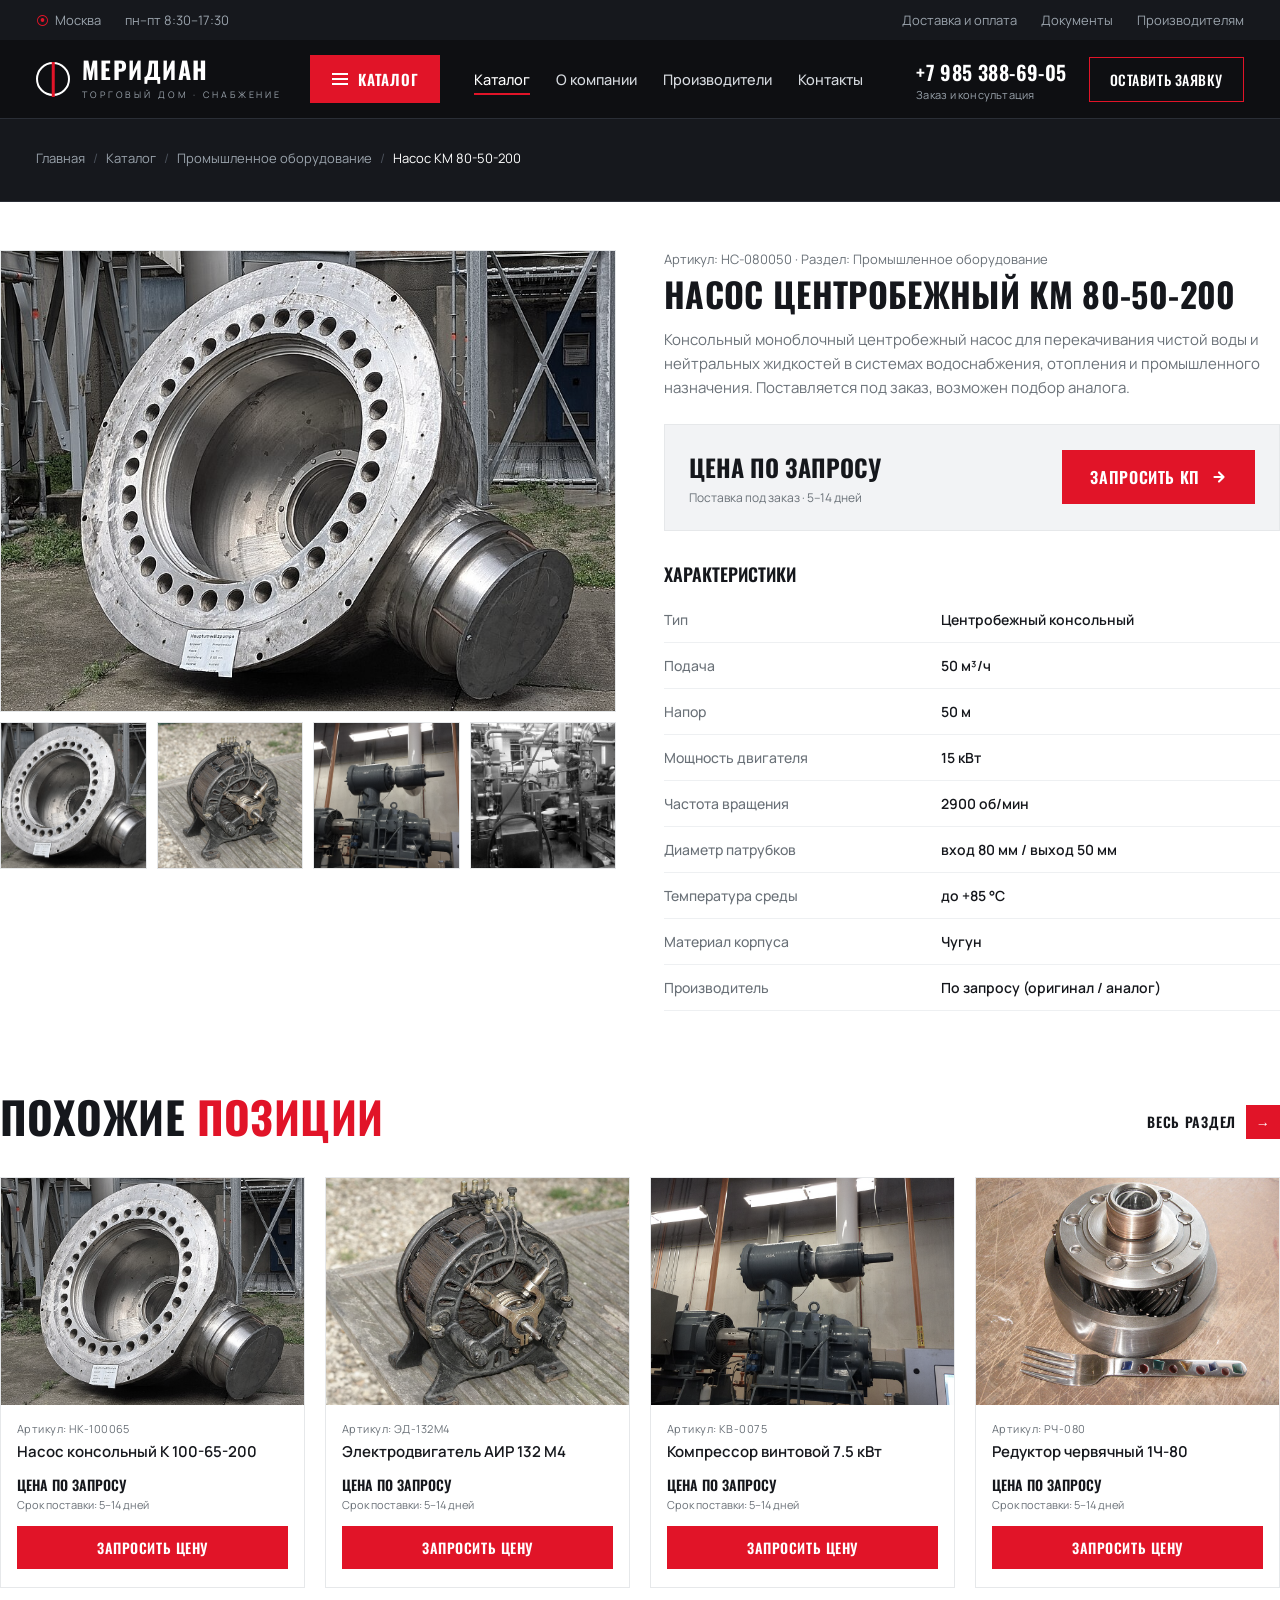
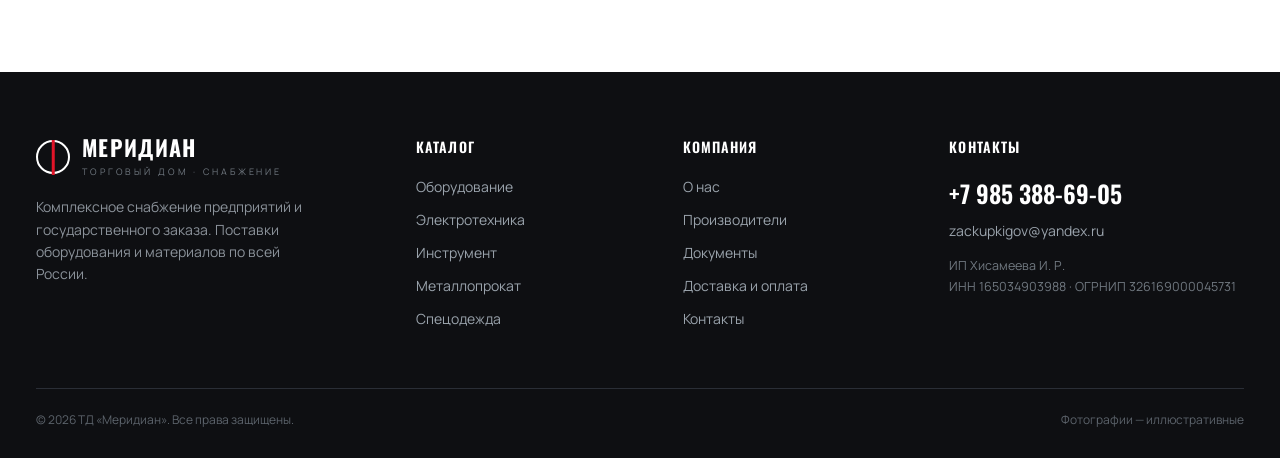
<file: product.html>
<!DOCTYPE html>
<html lang="ru">
<head>
<meta charset="UTF-8">
<meta name="viewport" content="width=device-width, initial-scale=1.0">
<title>Насос центробежный КМ 80-50-200 — ТД «Меридиан»</title>
<meta name="description" content="Насос центробежный КМ 80-50-200. Поставка под заказ, цена по запросу. 44-ФЗ / 223-ФЗ.">
<link rel="preconnect" href="https://fonts.googleapis.com">
<link rel="preconnect" href="https://fonts.gstatic.com" crossorigin>
<link href="https://fonts.googleapis.com/css2?family=Oswald:wght@500;600;700&family=Manrope:wght@400;500;600;700&display=swap" rel="stylesheet">
<script>document.documentElement.className+=" js";</script>
<link rel="stylesheet" href="assets/styles.css">
</head>
<body>

<div class="topbar"><div class="wrap">
  <div class="l"><span class="pin">Москва</span><span>пн–пт 8:30–17:30</span></div>
  <div class="r"><a href="contacts.html">Доставка и оплата</a><a href="contacts.html">Документы</a><a href="contacts.html">Производителям</a></div>
</div></div>

<header><div class="wrap hdr">
  <a class="logo" href="index.html"><span class="mark"></span><span><b>МЕРИДИАН</b><small>ТОРГОВЫЙ ДОМ · СНАБЖЕНИЕ</small></span></a>
  <a class="btn-cat" href="catalog.html"><span class="burger"><i></i><i></i><i></i></span>Каталог</a>
  <nav>
    <a href="catalog.html" class="active">Каталог</a>
    <a href="about.html">О компании</a>
    <a href="index.html#brands">Производители</a>
    <a href="contacts.html">Контакты</a>
  </nav>
  <div class="right">
    <div class="phone">+7 985 388-69-05<small>Заказ и консультация</small></div>
    <a class="btn-req" href="contacts.html">Оставить заявку</a>
    <button class="mob-toggle" aria-label="Меню"><i></i><i></i><i></i></button>
  </div>
</div>
<div class="mob-menu">
  <a href="catalog.html">Каталог</a><a href="about.html">О компании</a>
  <a href="index.html#brands">Производители</a><a href="contacts.html">Контакты</a>
</div></header>

<section class="page-head"><div class="wrap">
  <div class="crumbs"><a href="index.html">Главная</a><span class="sep">/</span><a href="catalog.html">Каталог</a><span class="sep">/</span><a href="catalog.html">Промышленное оборудование</a><span class="sep">/</span><span style="color:#fff">Насос КМ 80-50-200</span></div>
</div></section>

<section class="section wrap" style="padding-top:48px">
  <div class="pdp">
    <div class="gallery">
      <div class="main"><img src="assets/img/pump.jpg" alt="Насос центробежный КМ 80-50-200"></div>
      <div class="thumbs">
        <div><img src="assets/img/pump.jpg" alt=""></div>
        <div><img src="assets/img/motor.jpg" alt=""></div>
        <div><img src="assets/img/compressor.jpg" alt=""></div>
        <div><img src="assets/img/factory.jpg" alt=""></div>
      </div>
    </div>
    <div class="info">
      <div class="art">Артикул: НС-080050 · Раздел: Промышленное оборудование</div>
      <h1>Насос центробежный КМ 80-50-200</h1>
      <p class="lead">Консольный моноблочный центробежный насос для перекачивания чистой воды и нейтральных жидкостей в системах водоснабжения, отопления и промышленного назначения. Поставляется под заказ, возможен подбор аналога.</p>

      <div class="pricebox">
        <div class="pr">Цена по запросу<span>Поставка под заказ · 5–14 дней</span></div>
        <button class="h-btn primary" data-req style="font-size:16px;padding:15px 28px">Запросить КП
          <svg class="arr-ico" viewBox="0 0 14 14" fill="none"><path d="M3 7h8M7 3l4 4-4 4" stroke="#fff" stroke-width="1.8" stroke-linecap="round" stroke-linejoin="round"/></svg></button>
      </div>

      <div class="spec-h">Характеристики</div>
      <table class="spec-table">
        <tr><th>Тип</th><td>Центробежный консольный</td></tr>
        <tr><th>Подача</th><td>50 м³/ч</td></tr>
        <tr><th>Напор</th><td>50 м</td></tr>
        <tr><th>Мощность двигателя</th><td>15 кВт</td></tr>
        <tr><th>Частота вращения</th><td>2900 об/мин</td></tr>
        <tr><th>Диаметр патрубков</th><td>вход 80 мм / выход 50 мм</td></tr>
        <tr><th>Температура среды</th><td>до +85 °C</td></tr>
        <tr><th>Материал корпуса</th><td>Чугун</td></tr>
        <tr><th>Производитель</th><td>По запросу (оригинал / аналог)</td></tr>
      </table>
    </div>
  </div>
</section>

<section class="section wrap related" style="padding-top:0">
  <div class="sec-top"><h2>Похожие <span class="red">позиции</span></h2><a class="see-all" href="catalog.html">Весь раздел <span class="sq">→</span></a></div>
  <div class="prod-grid" id="related"></div>
</section>

<footer><div class="wrap">
  <div class="foot">
    <div>
      <div class="logo"><span class="mark"></span><span><b>МЕРИДИАН</b><small style="color:#717981">ТОРГОВЫЙ ДОМ · СНАБЖЕНИЕ</small></span></div>
      <p style="margin-top:18px;font-size:14px;line-height:1.6;max-width:280px;color:#8b929a">Комплексное снабжение предприятий и государственного заказа. Поставки оборудования и материалов по всей России.</p>
    </div>
    <div><h5>Каталог</h5><ul><li><a href="catalog.html">Оборудование</a></li><li><a href="catalog.html">Электротехника</a></li><li><a href="catalog.html">Инструмент</a></li><li><a href="catalog.html">Металлопрокат</a></li><li><a href="catalog.html">Спецодежда</a></li></ul></div>
    <div><h5>Компания</h5><ul><li><a href="about.html">О нас</a></li><li><a href="index.html#brands">Производители</a></li><li><a href="contacts.html">Документы</a></li><li><a href="contacts.html">Доставка и оплата</a></li><li><a href="contacts.html">Контакты</a></li></ul></div>
    <div>
      <h5>Контакты</h5>
      <div class="ph">+7 985 388-69-05</div>
      <p style="margin-top:8px"><a href="mailto:zackupkigov@yandex.ru">zackupkigov@yandex.ru</a></p>
      <p class="foot-req">ИП Хисамеева И. Р.<br>ИНН 165034903988 · ОГРНИП 326169000045731</p>
    </div>
  </div>
  <div class="foot-bottom"><span>© 2026 ТД «Меридиан». Все права защищены.</span><span>Фотографии — иллюстративные</span></div>
</div></footer>

<script>
  const related = [
    ['Насос консольный К 100-65-200','НК-100065','pump'],
    ['Электродвигатель АИР 132 M4','ЭД-132М4','motor'],
    ['Компрессор винтовой 7.5 кВт','КВ-0075','compressor'],
    ['Редуктор червячный 1Ч-80','РЧ-080','gearbox'],
  ];
  document.getElementById('related').innerHTML = related.map((p) => `
    <a class="prod reveal" href="product.html">
      <div class="ph"><span class="stk">Под заказ</span><img loading="lazy" src="assets/img/${p[2]}.jpg" alt="${p[0]}"></div>
      <div class="body">
        <div class="art">Артикул: ${p[1]}</div>
        <h3>${p[0]}</h3>
        <div class="price">Цена по запросу<span>Срок поставки: 5–14 дней</span></div>
        <button class="h-btn primary req" data-req>Запросить цену</button>
      </div>
    </a>`).join('');
</script>
<script src="assets/main.js"></script>
</body>
</html>
</file>
<file: assets/styles.css>
:root{
  --black:#0E0F12; --black-2:#16181D; --gray:#23262D; --line:#2A2E36;
  --paper:#FFFFFF; --soft:#F2F3F5; --red:#E11428; --red-d:#B60E1F;
  --txt:#15171C; --muted:#6A7178; --muted-d:#9AA3AC;
}
*{margin:0;padding:0;box-sizing:border-box}
html{scroll-behavior:smooth}
body{font-family:'Manrope',sans-serif;background:var(--paper);color:var(--txt);-webkit-font-smoothing:antialiased;overflow-x:hidden}
h1,h2,h3,h4,.disp{font-family:'Oswald',sans-serif;text-transform:uppercase;letter-spacing:.01em;font-weight:600}
.wrap{max-width:1280px;margin:0 auto;padding:0 36px}
a{text-decoration:none;color:inherit}
.red{color:var(--red)}
img{display:block;max-width:100%}

/* ===== TOP BAR ===== */
.topbar{background:var(--black-2);color:var(--muted-d);font-size:13px}
.topbar .wrap{display:flex;justify-content:space-between;align-items:center;height:40px}
.topbar a{color:var(--muted-d);transition:.2s}
.topbar a:hover{color:#fff}
.topbar .l,.topbar .r{display:flex;gap:24px;align-items:center}
.topbar .pin::before{content:"⦿";margin-right:6px;color:var(--red)}

/* ===== HEADER ===== */
header{background:var(--black);position:sticky;top:0;z-index:200;border-bottom:1px solid var(--line)}
.hdr{display:flex;align-items:center;gap:28px;height:78px}
.logo{display:flex;align-items:center;gap:12px;color:#fff}
.logo .mark{width:34px;height:34px;border:2.5px solid #fff;border-radius:50%;position:relative;flex:none}
.logo .mark::before{content:"";position:absolute;left:50%;top:-2.5px;bottom:-2.5px;width:2.5px;background:var(--red);transform:translateX(-50%)}
.logo b{font-family:'Oswald',sans-serif;font-size:24px;font-weight:700;letter-spacing:.06em;line-height:1}
.logo small{display:block;font-size:9px;letter-spacing:.32em;color:var(--muted-d);margin-top:3px;font-family:'Manrope'}
.btn-cat{background:var(--red);color:#fff;font-family:'Oswald';text-transform:uppercase;font-weight:600;letter-spacing:.05em;font-size:15px;padding:13px 22px;display:flex;align-items:center;gap:10px;transition:.2s}
.btn-cat:hover{background:var(--red-d)}
.btn-cat .burger{display:flex;flex-direction:column;gap:3px}
.btn-cat .burger i{width:16px;height:2px;background:#fff;display:block}
header nav{display:flex;gap:26px;margin-left:6px}
header nav a{color:#D7DBE0;font-size:14.5px;font-weight:500;transition:.2s;position:relative;padding:6px 0}
header nav a:hover,header nav a.active{color:#fff}
header nav a.active::after{content:"";position:absolute;left:0;right:0;bottom:0;height:2px;background:var(--red)}
.hdr .right{margin-left:auto;display:flex;align-items:center;gap:22px}
.hdr .phone{color:#fff;font-family:'Oswald';font-size:20px;font-weight:600;letter-spacing:.02em}
.hdr .phone small{display:block;font-family:'Manrope';font-size:11px;color:var(--muted-d);font-weight:400;letter-spacing:.02em;text-transform:none}
.btn-req{background:transparent;border:1.5px solid var(--red);color:#fff;font-family:'Oswald';text-transform:uppercase;font-weight:500;letter-spacing:.04em;font-size:14px;padding:11px 20px;transition:.2s;cursor:pointer}
.btn-req:hover{background:var(--red)}
.mob-toggle{display:none;background:none;border:none;flex-direction:column;gap:5px;cursor:pointer;padding:6px}
.mob-toggle i{width:24px;height:2px;background:#fff;display:block}
.mob-menu{display:none;background:var(--black-2);border-bottom:1px solid var(--line)}
.mob-menu a{display:block;color:#D7DBE0;padding:14px 36px;border-top:1px solid var(--line);font-weight:500}
.mob-menu.open{display:block}

/* ===== BUTTONS ===== */
.h-btn{font-family:'Oswald';text-transform:uppercase;font-weight:600;letter-spacing:.04em;font-size:16px;padding:15px 28px;display:inline-flex;align-items:center;gap:11px;transition:.2s;cursor:pointer;border:none}
.h-btn.primary{background:var(--red);color:#fff}.h-btn.primary:hover{background:var(--red-d)}
.h-btn.ghost{border:1.5px solid #444a54;color:#fff;background:transparent}.h-btn.ghost:hover{border-color:#fff}
.arr-ico{width:16px;height:16px}

/* ===== HERO ===== */
.hero{position:relative;background:var(--black);color:#fff;overflow:hidden}
.hero .bg{position:absolute;inset:0;background:url("img/factory.jpg") center/cover;opacity:.28;filter:contrast(1.1)}
.hero .bg::after{content:"";position:absolute;inset:0;background:linear-gradient(100deg,var(--black) 30%,rgba(14,15,18,.55) 70%,rgba(225,20,40,.25))}
.hero .wrap{position:relative;padding:78px 36px 0}
.hero .eyebrow{font-family:'Manrope';font-size:13px;letter-spacing:.18em;text-transform:uppercase;color:var(--red);font-weight:600}
.hero h1{font-size:clamp(38px,5.6vw,68px);line-height:1.02;margin-top:18px;max-width:880px;font-weight:700}
.hero .sub{font-family:'Manrope';font-size:18px;color:#C4CAD1;margin-top:22px;max-width:560px;line-height:1.55}
.hero-actions{margin-top:34px;display:flex;gap:16px;flex-wrap:wrap}
.pills{display:flex;gap:14px;margin-top:48px;flex-wrap:wrap;padding-bottom:42px}
.pill{display:flex;align-items:center;gap:12px;background:rgba(255,255,255,.05);border:1px solid var(--line);padding:14px 18px;font-size:14px;color:#D7DBE0;font-weight:500}
.pill .dot{width:9px;height:9px;background:var(--red);flex:none;transform:rotate(45deg)}
.notice{position:relative;background:var(--red);color:#fff;font-size:13.5px;font-weight:500}
.notice .wrap{padding:11px 36px;display:flex;align-items:center;gap:10px}
.notice b{font-family:'Oswald';letter-spacing:.04em}

/* ===== STATS ===== */
.stats{background:var(--soft)}
.stats .wrap{display:grid;grid-template-columns:repeat(4,1fr);gap:1px;background:#e0e2e5;padding:0}
.stat{background:var(--soft);padding:42px 32px;text-align:left}
.stat b{font-family:'Oswald';font-size:54px;font-weight:700;color:var(--txt);line-height:1;display:block}
.stat b sup{color:var(--red);font-size:30px;top:-.5em}
.stat span{display:block;margin-top:12px;color:var(--muted);font-size:14.5px;line-height:1.4;max-width:170px}

/* ===== SECTION HEADS ===== */
.section{padding:84px 0}
.sec-top{display:flex;justify-content:space-between;align-items:flex-end;margin-bottom:38px;gap:20px;flex-wrap:wrap}
.sec-top h2{font-size:clamp(30px,3.8vw,44px);font-weight:700;line-height:1}
.see-all{font-family:'Oswald';text-transform:uppercase;font-weight:600;letter-spacing:.05em;font-size:14px;color:var(--txt);display:flex;align-items:center;gap:10px;transition:.2s}
.see-all .sq{width:34px;height:34px;background:var(--red);color:#fff;display:flex;align-items:center;justify-content:center;transition:.2s}
.see-all:hover .sq{background:var(--red-d)}

/* ===== CATALOG GRID (categories) ===== */
.cat-grid{display:grid;grid-template-columns:repeat(4,1fr);gap:18px}
.cat{position:relative;aspect-ratio:1/1.02;overflow:hidden;background:var(--black);display:block}
.cat img{position:absolute;inset:0;width:100%;height:100%;object-fit:cover;filter:grayscale(1) contrast(1.05);transition:.5s;opacity:.85}
.cat::after{content:"";position:absolute;inset:0;background:linear-gradient(180deg,rgba(14,15,18,.1) 30%,rgba(14,15,18,.92))}
.cat:hover img{transform:scale(1.06);opacity:1}
.cat .body{position:absolute;left:0;right:0;bottom:0;padding:22px;z-index:2}
.cat .lbl{display:inline-block;background:var(--red);color:#fff;font-family:'Oswald';text-transform:uppercase;font-weight:600;font-size:11px;letter-spacing:.08em;padding:5px 10px;margin-bottom:12px}
.cat h3{color:#fff;font-size:21px;line-height:1.05;font-weight:600}
.cat p{color:#B7BEC6;font-size:13px;margin-top:8px;font-family:'Manrope'}
.cat .go{position:absolute;top:18px;right:18px;width:38px;height:38px;background:rgba(255,255,255,.12);backdrop-filter:blur(4px);display:flex;align-items:center;justify-content:center;color:#fff;z-index:2;transition:.25s;opacity:0;transform:translateY(-6px)}
.cat:hover .go{opacity:1;transform:none;background:var(--red)}

/* ===== ADVANTAGES ===== */
.adv{background:var(--black);color:#fff}
.adv .wrap{display:grid;grid-template-columns:.9fr 1.1fr;gap:60px;align-items:center}
.adv .img{position:relative;aspect-ratio:4/3;overflow:hidden}
.adv .img img{width:100%;height:100%;object-fit:cover;filter:grayscale(.4) contrast(1.05)}
.adv .img .tag{position:absolute;left:0;bottom:0;background:var(--red);color:#fff;padding:18px 24px;font-family:'Oswald';font-size:22px;font-weight:600;text-transform:uppercase;line-height:1}
.adv h2{font-size:clamp(30px,3.6vw,42px);font-weight:700;line-height:1.02}
.adv .list{margin-top:32px;display:grid;gap:2px}
.adv .row{display:flex;gap:18px;padding:20px 0;border-top:1px solid var(--line)}
.adv .row .n{font-family:'Oswald';color:var(--red);font-size:18px;font-weight:600;flex:none;width:34px}
.adv .row h4{font-size:17px;font-weight:600;text-transform:none;font-family:'Manrope';color:#fff;margin-bottom:5px}
.adv .row p{color:#A7AEB6;font-size:14px;line-height:1.5}

/* ===== BRANDS ===== */
.brands .grid{display:grid;grid-template-columns:repeat(6,1fr);gap:1px;background:#e6e8ea;border:1px solid #e6e8ea}
.brand{background:#fff;aspect-ratio:16/9;display:flex;align-items:center;justify-content:center;font-family:'Oswald';font-weight:600;font-size:19px;letter-spacing:.04em;color:#9aa1a8;filter:grayscale(1);transition:.25s;text-transform:uppercase}
.brand:hover{color:var(--txt);filter:none}

/* ===== GEOGRAPHY ===== */
.geo{background:var(--soft)}
.geo .wrap{display:grid;grid-template-columns:.8fr 1.2fr;gap:48px}
.geo .tabs{display:flex;flex-direction:column;gap:10px}
.geo .tab{background:#fff;border-left:3px solid transparent;padding:16px 20px;font-weight:600;font-family:'Manrope';font-size:15px;cursor:pointer;transition:.2s;display:flex;justify-content:space-between;align-items:center}
.geo .tab.active,.geo .tab:hover{border-left-color:var(--red);color:var(--red)}
.geo .panel{background:#fff;padding:38px}
.geo .panel .label{font-family:'Oswald';text-transform:uppercase;color:var(--muted);font-size:12px;letter-spacing:.1em;margin-bottom:6px}
.geo .panel .val{font-size:17px;font-weight:600;margin-bottom:22px}
.geo .panel .row2{display:grid;grid-template-columns:1fr 1fr;gap:22px}

/* ===== CTA ===== */
.ctaband{position:relative;background:var(--black);color:#fff;overflow:hidden}
.ctaband .bg{position:absolute;inset:0;background:url("img/factory.jpg") center/cover;opacity:.2}
.ctaband .wrap{position:relative;padding:70px 36px;display:flex;justify-content:space-between;align-items:center;gap:30px;flex-wrap:wrap}
.ctaband h2{font-size:clamp(28px,3.4vw,40px);font-weight:700;max-width:620px;line-height:1.05}

/* ===== FOOTER ===== */
footer{background:var(--black);color:var(--muted-d);padding:64px 0 30px}
.foot{display:grid;grid-template-columns:1.5fr 1fr 1fr 1.3fr;gap:40px}
footer .logo b{font-size:22px}
footer h5{font-family:'Oswald';text-transform:uppercase;color:#fff;font-size:14px;letter-spacing:.08em;margin-bottom:18px;font-weight:600}
footer ul{list-style:none}
footer li{margin-bottom:11px}
footer a{font-size:14px;transition:.2s}
footer a:hover{color:#fff}
footer .ph{font-family:'Oswald';font-size:24px;color:#fff;font-weight:600}
.foot-req{font-size:12.5px;line-height:1.7;color:#717981;margin-top:14px}
.foot-bottom{margin-top:48px;padding-top:22px;border-top:1px solid var(--line);display:flex;justify-content:space-between;font-size:12px;color:#5C636B;flex-wrap:wrap;gap:10px}

/* ===== BREADCRUMBS / PAGE HEAD ===== */
.page-head{background:var(--black-2);color:#fff;padding:30px 0 34px;border-bottom:1px solid var(--line)}
.crumbs{font-size:13px;color:var(--muted-d);display:flex;gap:8px;flex-wrap:wrap}
.crumbs a:hover{color:#fff}
.crumbs .sep{color:#4a505a}
.page-head h1{font-size:clamp(28px,3.6vw,42px);font-weight:700;margin-top:14px}
.page-head p{color:#B7BEC6;margin-top:10px;max-width:640px;font-size:15px;line-height:1.55}

/* ===== CATALOG LAYOUT (products) ===== */
.catalog{display:grid;grid-template-columns:260px 1fr;gap:36px;align-items:start}
.side{border:1px solid #e6e8ea}
.side h5{font-family:'Oswald';text-transform:uppercase;font-size:14px;letter-spacing:.08em;padding:18px 20px;background:var(--soft);border-bottom:1px solid #e6e8ea}
.side a{display:block;padding:13px 20px;font-size:14px;font-weight:500;border-bottom:1px solid #eef0f2;transition:.2s}
.side a:last-child{border-bottom:none}
.side a:hover{background:var(--soft);color:var(--red)}
.side a.active{color:var(--red);border-left:3px solid var(--red);padding-left:17px}
.prod-grid{display:grid;grid-template-columns:repeat(3,1fr);gap:20px}
.prod{border:1px solid #e6e8ea;background:#fff;display:flex;flex-direction:column;transition:.25s}
.prod:hover{box-shadow:0 12px 30px rgba(14,15,18,.12);transform:translateY(-3px)}
.prod .ph{position:relative;aspect-ratio:4/3;overflow:hidden;background:var(--soft)}
.prod .ph img{width:100%;height:100%;object-fit:cover;filter:grayscale(.5)}
.prod .stk{position:absolute;top:10px;left:10px;background:var(--black);color:#fff;font-family:'Oswald';font-size:10px;letter-spacing:.06em;text-transform:uppercase;padding:5px 9px}
.prod .body{padding:16px 16px 18px;display:flex;flex-direction:column;flex:1}
.prod .art{font-family:'Manrope';font-size:11px;color:var(--muted);letter-spacing:.04em}
.prod h3{font-family:'Manrope';font-size:15px;font-weight:600;text-transform:none;letter-spacing:0;margin:6px 0 12px;line-height:1.35;color:var(--txt)}
.prod .price{margin-top:auto;font-family:'Oswald';text-transform:uppercase;font-size:14px;color:var(--txt);font-weight:600}
.prod .price span{display:block;font-family:'Manrope';font-size:11px;color:var(--muted);font-weight:400;text-transform:none;margin-top:2px}
.prod .req{margin-top:14px;width:100%;justify-content:center;font-size:14px;padding:11px}

/* ===== PRODUCT PAGE ===== */
.pdp{display:grid;grid-template-columns:1fr 1fr;gap:48px;align-items:start}
.pdp .gallery .main{aspect-ratio:4/3;overflow:hidden;background:var(--soft);border:1px solid #e6e8ea}
.pdp .gallery .main img{width:100%;height:100%;object-fit:cover;filter:grayscale(.4)}
.pdp .gallery .thumbs{display:grid;grid-template-columns:repeat(4,1fr);gap:10px;margin-top:10px}
.pdp .gallery .thumbs div{aspect-ratio:1;overflow:hidden;border:1px solid #e6e8ea;cursor:pointer}
.pdp .gallery .thumbs img{width:100%;height:100%;object-fit:cover;filter:grayscale(.6)}
.pdp .info .art{font-family:'Manrope';font-size:13px;color:var(--muted)}
.pdp .info h1{font-size:clamp(24px,3vw,34px);font-weight:700;margin:8px 0 16px;line-height:1.05}
.pdp .info .lead{color:var(--muted);line-height:1.6;font-size:15px}
.pdp .pricebox{border:1px solid #e6e8ea;padding:24px;margin:24px 0;display:flex;justify-content:space-between;align-items:center;gap:20px;flex-wrap:wrap;background:var(--soft)}
.pdp .pricebox .pr{font-family:'Oswald';text-transform:uppercase;font-size:24px;font-weight:700}
.pdp .pricebox .pr span{display:block;font-family:'Manrope';font-size:12px;color:var(--muted);font-weight:400;text-transform:none;margin-top:4px}
.spec-table{width:100%;border-collapse:collapse;margin-top:10px}
.spec-table th,.spec-table td{text-align:left;padding:13px 0;border-bottom:1px solid #eef0f2;font-size:14px}
.spec-table th{color:var(--muted);font-weight:500;width:45%}
.spec-table td{font-weight:600}
.spec-h{font-family:'Oswald';text-transform:uppercase;font-size:18px;font-weight:600;margin:30px 0 6px}

/* ===== ABOUT ===== */
.prose{max-width:760px}
.prose p{font-size:16px;line-height:1.7;color:#33383f;margin-bottom:18px}
.prose h3{font-size:24px;font-weight:600;margin:32px 0 14px}

/* ===== CONTACTS ===== */
.contacts-grid{display:grid;grid-template-columns:1fr 1fr;gap:48px;align-items:start}
.contact-card{border:1px solid #e6e8ea;padding:30px}
.contact-card .label{font-family:'Oswald';text-transform:uppercase;color:var(--muted);font-size:12px;letter-spacing:.1em;margin-bottom:5px}
.contact-card .val{font-size:17px;font-weight:600;margin-bottom:22px}
.contact-card .val a:hover{color:var(--red)}
.form label{display:block;font-size:13px;font-weight:600;margin:0 0 7px}
.form input,.form textarea{width:100%;border:1px solid #d7dbe0;padding:13px 15px;font-family:'Manrope';font-size:15px;margin-bottom:18px;background:#fff}
.form input:focus,.form textarea:focus{outline:none;border-color:var(--red)}
.form textarea{min-height:120px;resize:vertical}
.map-ph{aspect-ratio:16/8;background:linear-gradient(135deg,#23262d,#0e0f12);display:flex;align-items:center;justify-content:center;color:var(--muted-d);font-family:'Oswald';letter-spacing:.06em;text-transform:uppercase;font-size:14px;border:1px solid var(--line);margin-top:24px}
.form-note{font-size:12px;color:var(--muted);margin-top:-8px;margin-bottom:14px}

/* ===== RELATED ===== */
.related .prod-grid{grid-template-columns:repeat(4,1fr)}

/* ===== REVEAL ===== */
.js .reveal{opacity:0;transform:translateY(22px);transition:opacity .7s cubic-bezier(.2,.7,.2,1),transform .7s cubic-bezier(.2,.7,.2,1)}
.js .reveal.in{opacity:1;transform:none}

@media(max-width:1040px){
  .cat-grid{grid-template-columns:repeat(2,1fr)}
  .brands .grid{grid-template-columns:repeat(3,1fr)}
  .stats .wrap{grid-template-columns:repeat(2,1fr)}
  .adv .wrap,.geo .wrap,.pdp,.contacts-grid{grid-template-columns:1fr;gap:34px}
  .catalog{grid-template-columns:1fr}
  .prod-grid,.related .prod-grid{grid-template-columns:repeat(3,1fr)}
  header nav,.topbar{display:none}
  .mob-toggle{display:flex}
  .hdr .phone{display:none}
}
@media(max-width:600px){
  .wrap{padding:0 18px}.hero .wrap{padding:54px 18px 0}
  .cat-grid,.brands .grid,.prod-grid,.related .prod-grid{grid-template-columns:1fr 1fr}
  .foot{grid-template-columns:1fr 1fr}
  .btn-req{display:none}
}
</file>
